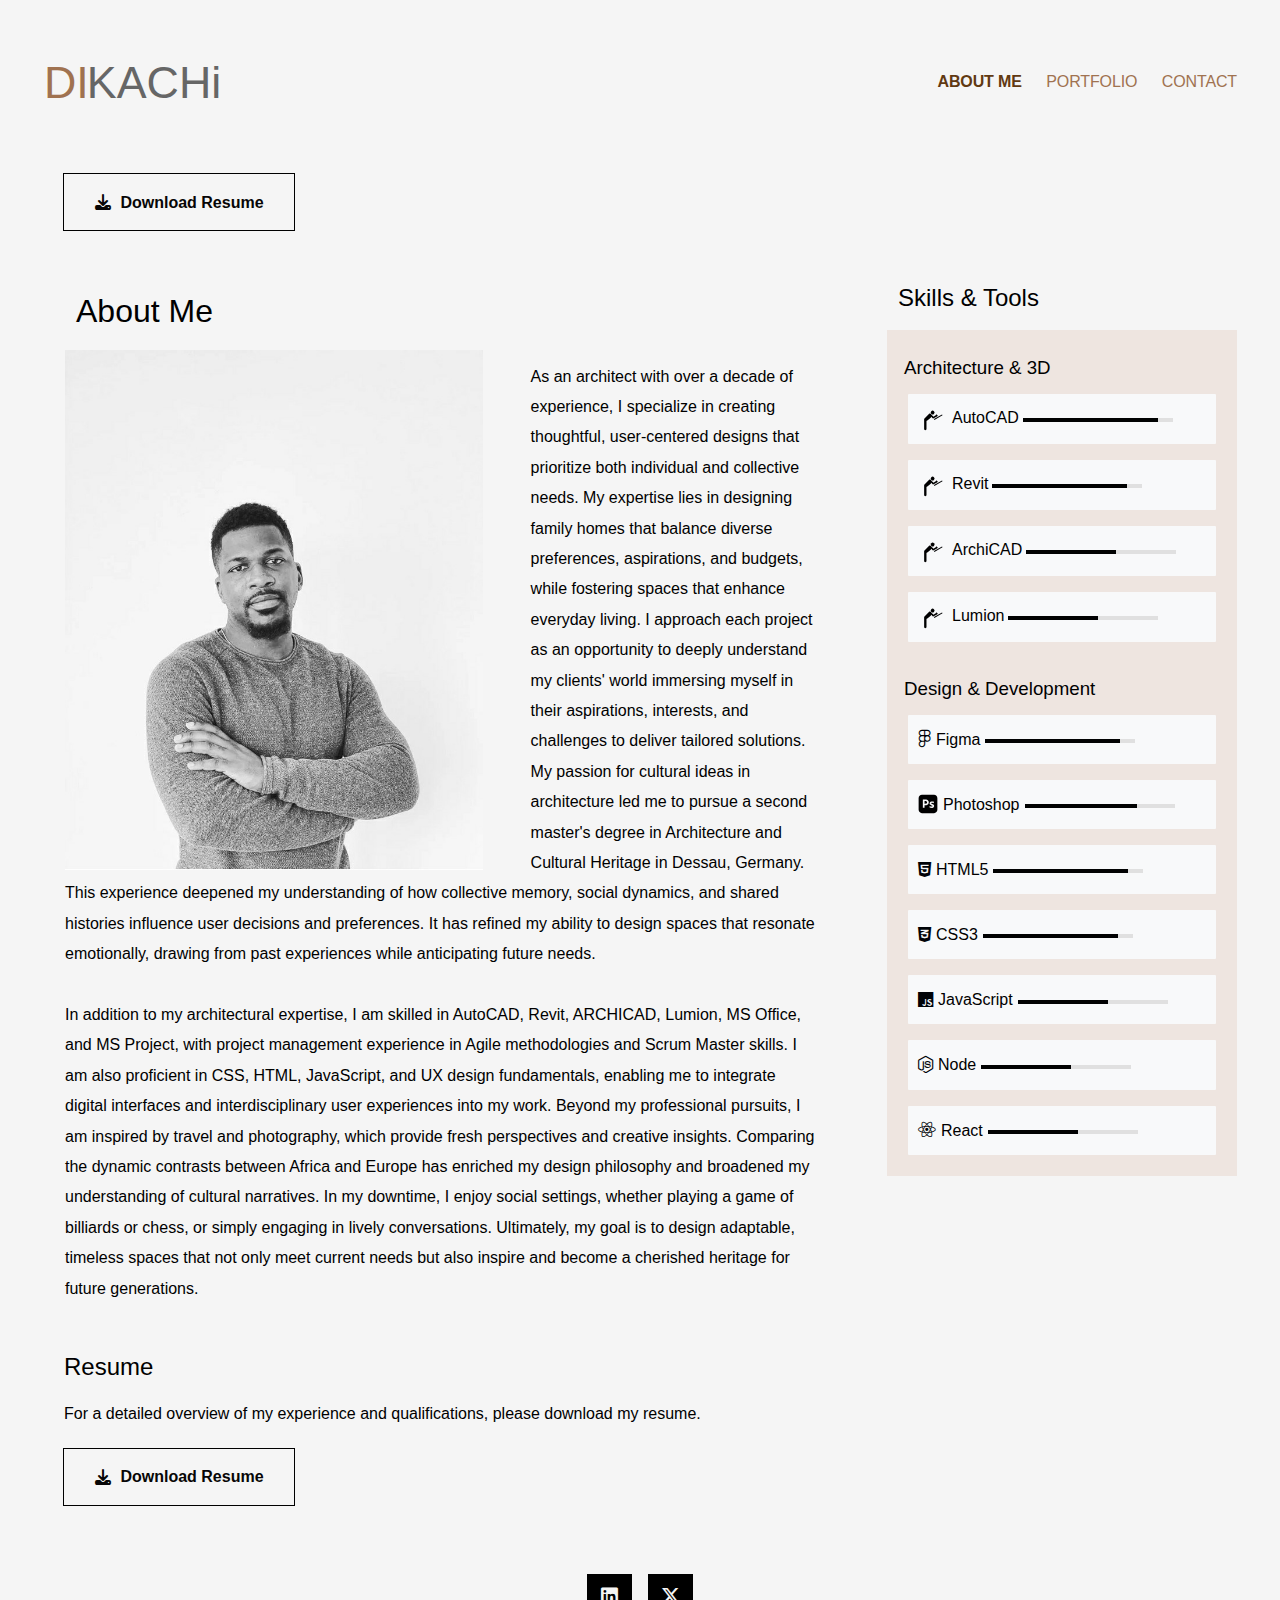
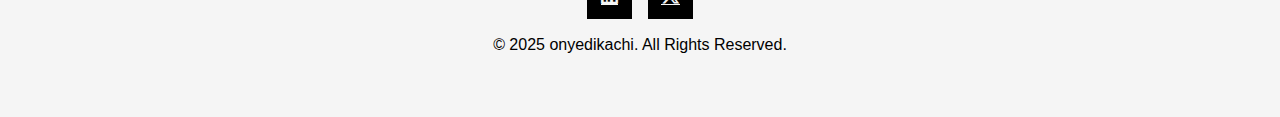
<file: about.html>
<!DOCTYPE html>
<html lang="en">
<head>
    <meta charset="UTF-8">
    <meta name="viewport" content="width=device-width, initial-scale=1.0">
    <title>About Me - My Professional Portfolio</title>
    <link rel="stylesheet" href="styles.css">
    <link rel="stylesheet" href="https://cdnjs.cloudflare.com/ajax/libs/font-awesome/6.0.0-beta3/css/all.min.css">
    <link rel="stylesheet" href="https://cdnjs.cloudflare.com/ajax/libs/font-awesome/6.4.2/css/all.min.css">
</head>
<body>
    <header>
        <nav class="navbar">
            <div class="Portname-logo">
                <a href="./index.html"><span class="Portname-lit">DI</span>KACHi</a>
            </div>
            <label for="toggle">&#9776;</label>
            <input type="checkbox" id="toggle"/>
           <div class="nav-links">
                <a class="Port-active">About Me</a>
                <a href="./portfolio.html">Portfolio</a>
                <a href="index.html#contact">Contact</a>
            </div>
        </nav>
    </header>

    <section class="about-hero">
        <div class="about-container">
            <div class="resume-section">
                <a href="https://drive.google.com/file/d/1-_MZHgYuDYn8yMBuPqAdjq06xYMMvvPL/view?usp=drive_link" class="btn download-btn">
                    <i class="fas fa-download"></i>Download Resume
                </a>
            </div>
            <div class="about-content">
                <div class="background-section">
                    
                    <div class="background-content">
                        <div class="background">
                            <div class="profile-image">
                             <h1>About Me</h1>
                             <img src="./images/profile pic JPG.jpg" alt="Professional Profile Picture">
                            </div>
                            <p> As an architect with over a decade of experience, I specialize 
                                in creating thoughtful, user-centered designs that prioritize 
                                both individual and collective needs. My expertise lies in 
                                designing family homes that balance diverse preferences, 
                                aspirations, and budgets, while fostering spaces that enhance 
                                everyday living. I approach each project as an opportunity to 
                                deeply understand my clients' world immersing myself in their 
                                aspirations, interests, and challenges to deliver tailored 
                                solutions.
                                
                                My passion for cultural ideas in architecture led me to pursue 
                                a second master's degree in Architecture and Cultural Heritage 
                                in Dessau, Germany. This experience deepened my 
                                understanding of how collective memory, social dynamics, and  
                                shared histories influence user decisions and preferences. It 
                                has refined my ability to design spaces that resonate 
                                emotionally, drawing from past experiences while anticipating 
                                future needs.<br><br> 
                                In addition to my architectural expertise, I am skilled in 
                                AutoCAD, Revit, ARCHICAD, Lumion, MS Office, and 
                                MS Project, with project management experience in Agile 
                                methodologies and Scrum Master skills. I am also proficient 
                                in CSS, HTML, JavaScript, and UX design fundamentals, 
                                enabling me to integrate digital interfaces and 
                                interdisciplinary user experiences into my work.
                                
                                Beyond my professional pursuits, I am inspired by travel and 
                                photography, which provide fresh perspectives and creative 
                                insights. Comparing the dynamic contrasts between Africa 
                                and Europe has enriched my design philosophy and 
                                broadened my understanding of cultural narratives. In my 
                                downtime, I enjoy social settings, whether playing a game of 
                                billiards or chess, or simply engaging in lively conversations.
                                
                                Ultimately, my goal is to design adaptable, timeless spaces 
                                that not only meet current needs but also inspire and 
                                become a cherished heritage for future generations.</p>

                        </div>

                    </div>

                    <div class="skills-section">
                     <h2>Skills & Tools</h2>
                     
                        <div class="skills">
                          <div class="skill-category1">
                            <div class="skillcategory-heading">
                              <h3>Architecture & 3D</h3> 
                            </div>
                            <div class="skill-grid">
                                <div class="skill-item">
                                    <img src="./images/drafting-map-blueprint-sketch-svgrepo-com.svg" width="30" alt="">  
                                    <div class="skill-icon">AutoCAD</div>
                                    <div class="skill-level expert"></div>
                                </div>
                                <div class="skill-item">
                                    <img src="./images/drafting-map-blueprint-sketch-svgrepo-com.svg" width="30" alt="">                                     
                                    <div class="skill-icon">Revit</div>
                                    <div class="skill-level expert"></div>
                                </div>
                                <div class="skill-item">
                                    <img src="./images/drafting-map-blueprint-sketch-svgrepo-com.svg" width="30" alt=""> 
                                    <span class="skill-icon">ArchiCAD</span>
                                    <div class="skill-level intermediate"></div>
                                </div>
                                <div class="skill-item">
                                    <img src="./images/drafting-map-blueprint-sketch-svgrepo-com.svg" width="30" alt=""> 
                                    <span class="skill-icon">Lumion</span>
                                    <div class="skill-level intermediate"></div>
                                </div>
                            </div>
                          </div>

                          <div class="skill-category2">
                            <h3>Design & Development</h3>
                            <div class="skill-grid">
                                <div class="skill-item">
                                    <i class="fab fa-figma"></i>
                                    <span>Figma</span>
                                    <div class="skill-level expert"></div>
                                </div>
                                <div class="skill-item">
                                    <img src="./images/adobephotoshop-svgrepo-com.svg" width="20">
                                    <span>Photoshop</span>
                                    <div class="skill-level advanced"></div>
                                </div>
                                <div class="skill-item">
                                    <i class="fab fa-html5"></i>
                                    <span>HTML5</span>
                                    <div class="skill-level expert"></div>
                                </div>
                                <div class="skill-item">
                                    <i class="fab fa-css3-alt"></i>
                                    <span>CSS3</span>
                                    <div class="skill-level expert"></div>
                                </div>
                                <div class="skill-item">
                                    <i class="fab fa-js"></i>
                                    <span>JavaScript</span>
                                    <div class="skill-level intermediate"></div>
                                </div>
                                <div class="skill-item">
                                    <i class="fab fa-node-js"></i>
                                    <span>Node</span>
                                    <div class="skill-level intermediate"></div>
                                </div>
                                <div class="skill-item">
                                    <i class="fab fa-react"></i>
                                    <span>React</span>
                                    <div class="skill-level intermediate"></div>
                                </div>
                            </div>
                          </div>
                        </div>    
                    </div>


                </div>
            </div>
           
            <div class="resume-section">
                    <h2>Resume</h2>
                    <p>For a detailed overview of my experience and qualifications, please download my resume.</p>
                    <a href="https://drive.google.com/file/d/1-_MZHgYuDYn8yMBuPqAdjq06xYMMvvPL/view?usp=drive_link" class="btn download-btn">
                        <i class="fas fa-download"></i>Download Resume
                    </a>
            </div>
            
        </div>
    </section>

    <footer>
        <div class="social-links">
            <a href="https://www.linkedin.com/in/okonkwo-onyedikachukwu-n" class="social-icon"><i class="fab fa-linkedin"></i></a>
            <!-- <a href="#" class="social-icon"><i class="fab fa-github"></i></a> -->
            <a href=" https://x.com/Okonkwoon1?s=08 " class="social-icon"><i class="fab fa-x-twitter"></i></a>
            <!-- <a href="#" class="social-icon"><i class="fab fa-instagram"></i></a> -->
        </div>
        <p>&copy; 2025 onyedikachi. All Rights Reserved.</p>
    </footer>

    <script src="script.js"></script>
</body>
</html>
</file>
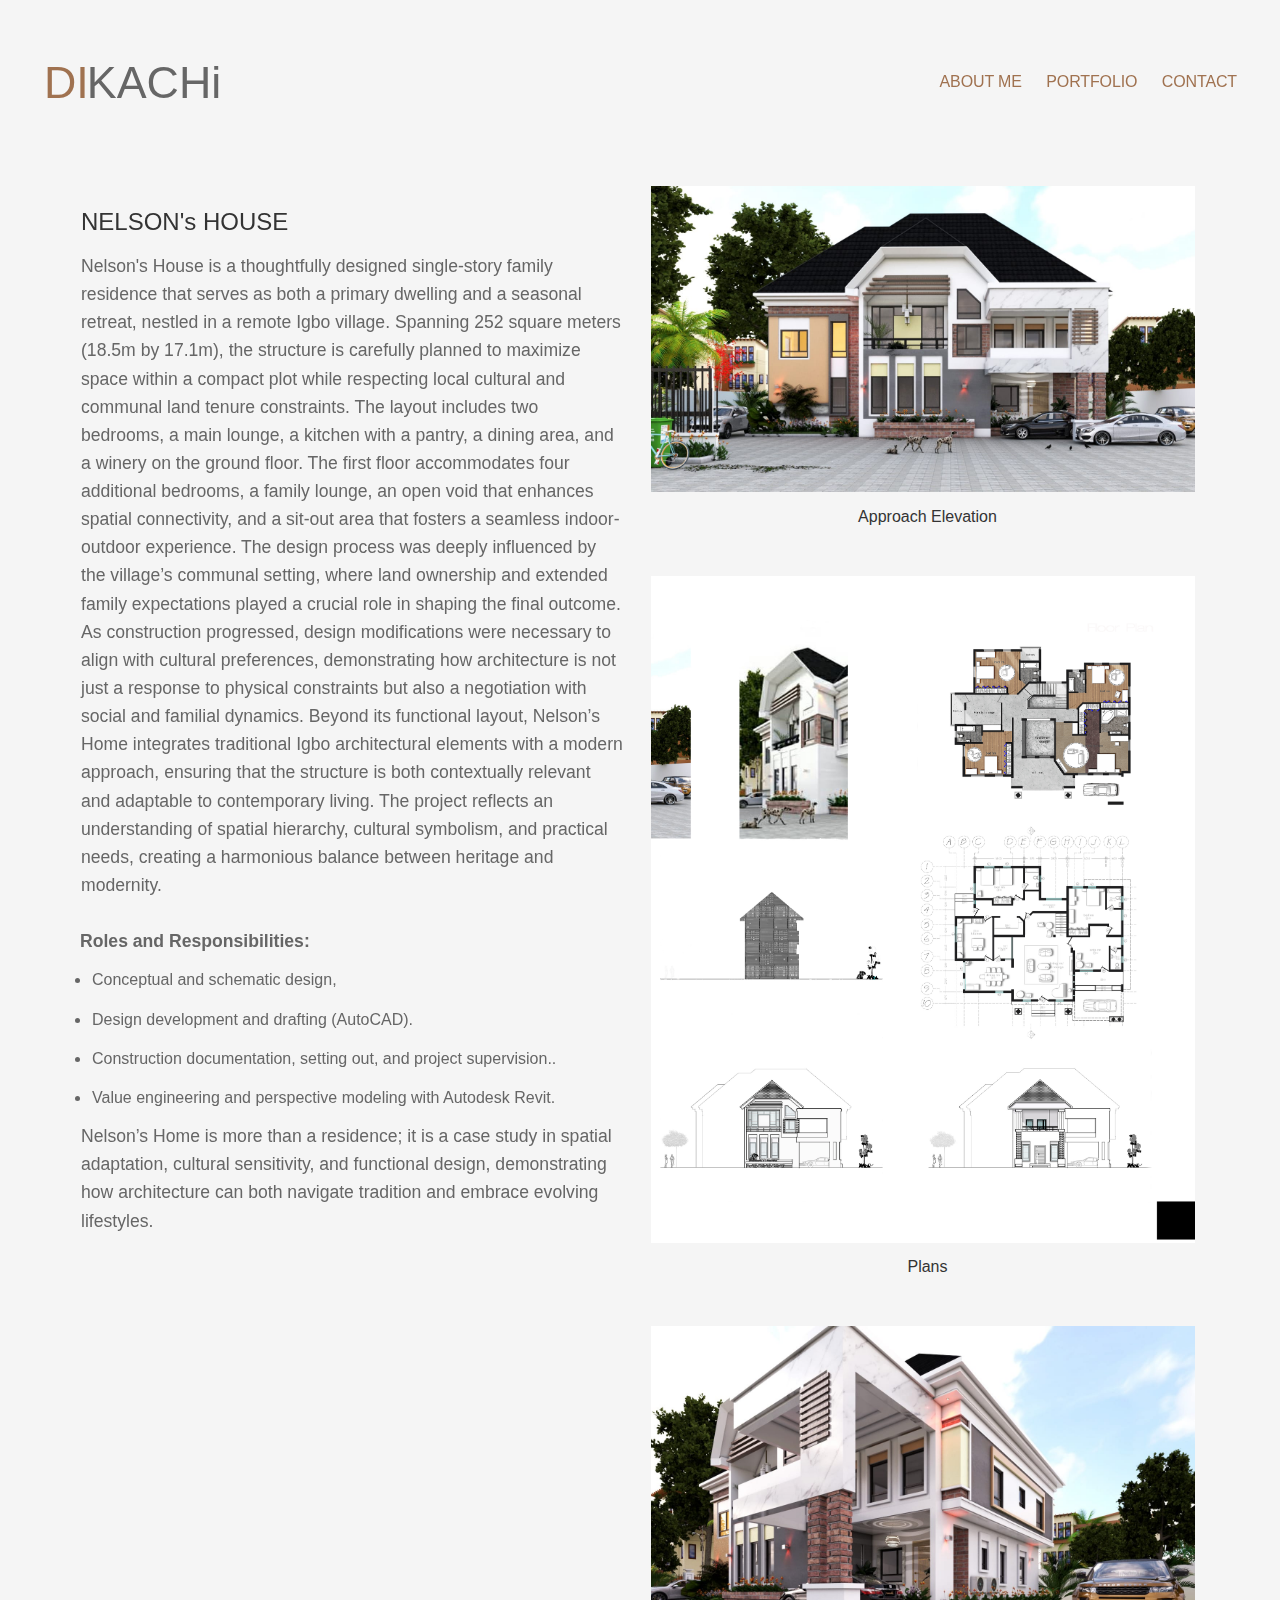
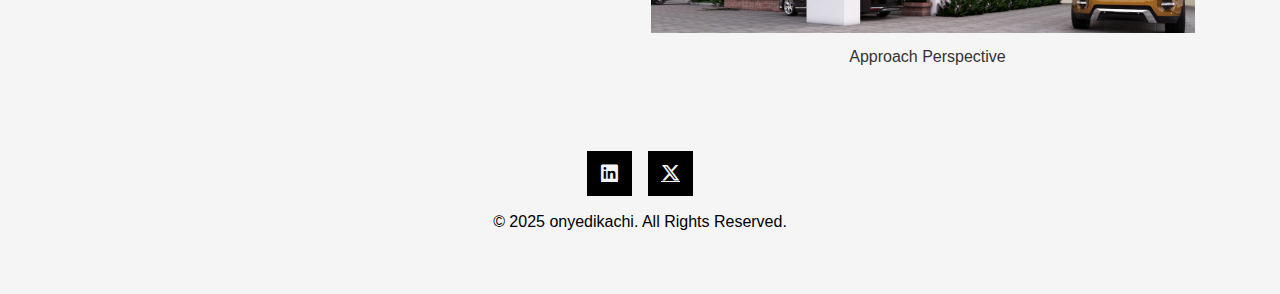
<file: architectural-projects nelson .html>
<!DOCTYPE html>
<html lang="en">
<head>
    <meta charset="UTF-8">
    <meta name="viewport" content="width=device-width, initial-scale=1.0">
    <title>Architectural Projects - My Portfolio</title>
    <link rel="stylesheet" href="styles.css">
    <link rel="stylesheet" href="https://cdnjs.cloudflare.com/ajax/libs/font-awesome/6.0.0-beta3/css/all.min.css">
    <link rel="stylesheet" href="https://cdnjs.cloudflare.com/ajax/libs/font-awesome/6.4.2/css/all.min.css">
</head>
<body>
    <header>
        <nav class="navbar">
            <div class="Portname-logo">
                <a href="./index.html"><span class="Portname-lit">DI</span>KACHi</a>
            </div>
            <label for="toggle">&#9776;</label>
            <input type="checkbox" id="toggle"/>
            <div class="nav-links">
                <a href="about.html">About Me</a>
                <a href="./portfolio.html">Portfolio</a>
                <a href="index.html#contact">Contact</a>
            </div>
            
        </nav>
    </header>


    <section class="porject-grid">
        <div class="porject-container">
            <div class="porject-discription">
                    <h1>NELSON's HOUSE</h1>
                    <p>
                      Nelson's House is a thoughtfully designed single-story family residence that serves as both a primary dwelling and a 
                        seasonal retreat, nestled in a remote Igbo village. Spanning 252 square meters (18.5m by 17.1m), the structure is 
                        carefully planned to maximize space within a compact plot while respecting local cultural and communal land tenure 
                        constraints. The layout includes two bedrooms, a main lounge, a kitchen with a pantry, a dining area, and a winery 
                        on the ground floor. The first floor accommodates four additional bedrooms, a family lounge, an open void that 
                        enhances spatial connectivity, and a sit-out area that fosters a seamless indoor-outdoor experience.
                        The design process was deeply influenced by the village’s communal setting, where land ownership and extended 
                        family expectations played a crucial role in shaping the final outcome. As construction progressed, design 
                        modifications were necessary to align with cultural preferences, demonstrating how architecture is not just a 
                  
                        response to physical constraints but also a negotiation with social and familial dynamics.
                        Beyond its functional layout, Nelson’s Home integrates traditional Igbo architectural elements with a modern 
                        approach, ensuring that the structure is both contextually relevant and adaptable to contemporary living. The 
                        project reflects an understanding of spatial hierarchy, cultural symbolism, and practical needs, creating a 
                        harmonious balance between heritage and modernity.<br><br>
                         <span>Roles and Responsibilities:</span>
                    </p>
                        <ul>
                            <li>Conceptual and schematic design,</li>
                            <li>Design development and drafting (AutoCAD).</li>
                            <li>Construction documentation, setting out, and project supervision..</li>
                            <li>Value engineering and perspective modeling with Autodesk Revit.</li> 
                        </ul>
                        <p>
                          Nelson’s Home is more than a residence; it is a case study in spatial adaptation, cultural sensitivity, and 
                          functional design, demonstrating how architecture can both navigate tradition and embrace evolving lifestyles.    
                        </p>
                        
                   
                       
            </div>

            <div class="porject-visuals">
                <div class="visuals">
                   <img src="./images/Nelson elevation.jpeg" alt="Architectural Project 2">
                   <h3>Approach Elevation</h3>
                </div>
                <div class="visuals">
                    <img src="./images/Nelson page layout.jpg" alt="Architectural Project 2">
                    <h3>Plans </h3>
                 </div>
                
                 <div class="visuals">
                    <img src="./images/Nelson perspective.jpeg" alt="Architectural Project 2">
                    <h3>Approach Perspective</h3>
                 </div>
            </div>
        </div>
    </section>

    <footer>
        <div class="social-links">
            <a href="https://www.linkedin.com/in/okonkwo-onyedikachukwu-n" class="social-icon"><i class="fab fa-linkedin"></i></a>
            <!-- <a href="#" class="social-icon"><i class="fab fa-github"></i></a> -->
            <a href=" https://x.com/Okonkwoon1?s=08 " class="social-icon"><i class="fab fa-x-twitter"></i></a>
            <!-- <a href="#" class="social-icon"><i class="fab fa-instagram"></i></a> -->
        </div>
        <p>&copy; 2025 onyedikachi. All Rights Reserved.</p>
    </footer>

    <script src="script.js"></script>
</body>
</html>
</file>
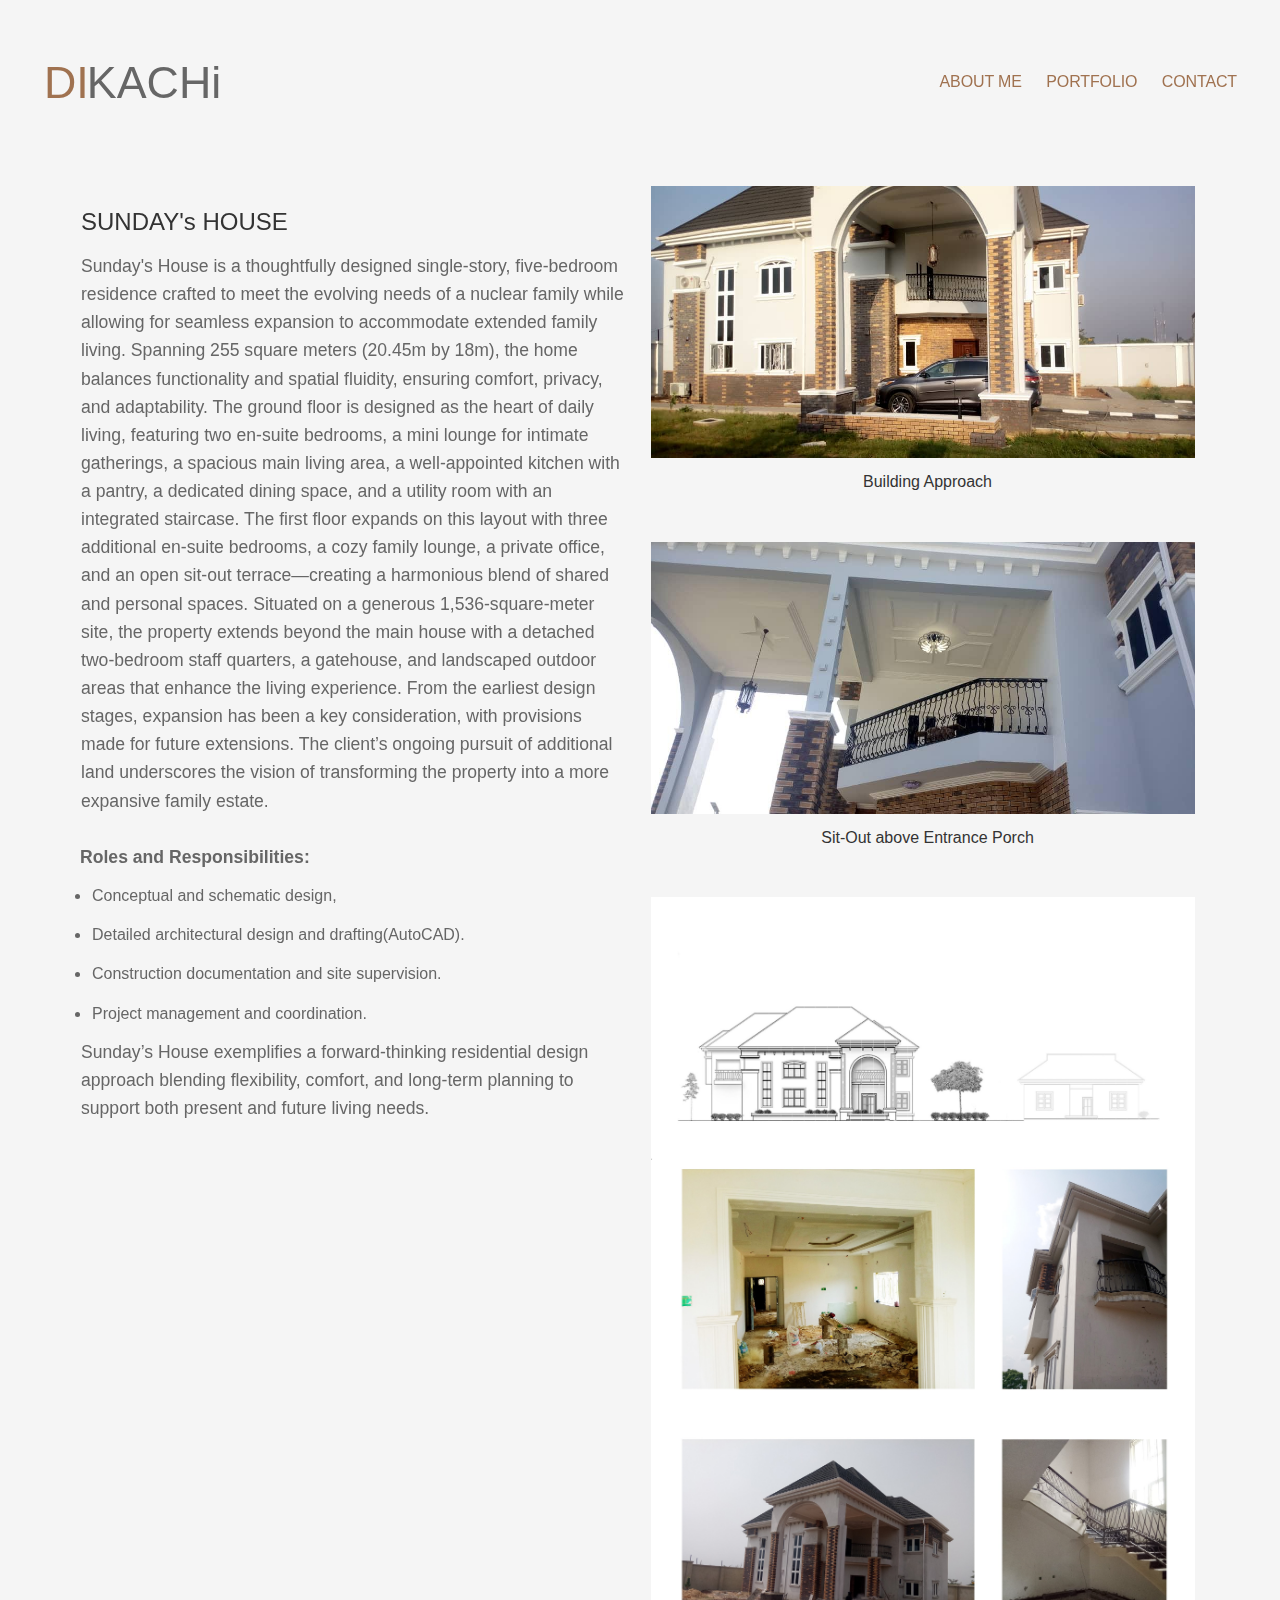
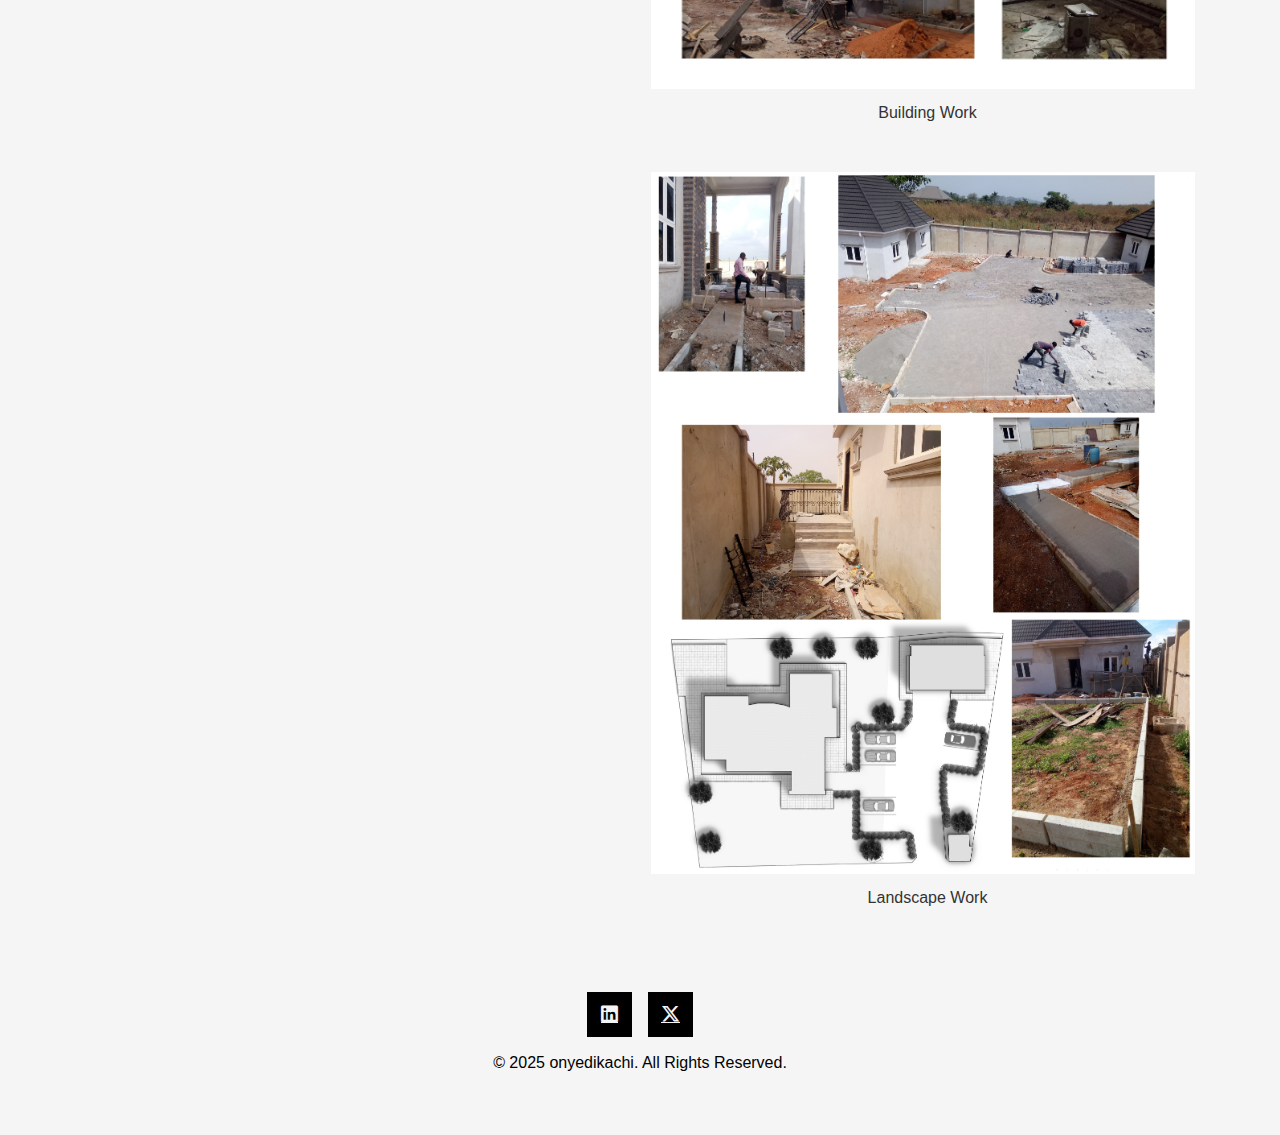
<file: architectural-projects Sunday's House.html>
<!DOCTYPE html>
<html lang="en">
<head>
    <meta charset="UTF-8">
    <meta name="viewport" content="width=device-width, initial-scale=1.0">
    <title>Architectural Projects - My Portfolio</title>
    <link rel="stylesheet" href="styles.css">
    <link rel="stylesheet" href="https://cdnjs.cloudflare.com/ajax/libs/font-awesome/6.0.0-beta3/css/all.min.css">
    <link rel="stylesheet" href="https://cdnjs.cloudflare.com/ajax/libs/font-awesome/6.4.2/css/all.min.css">
</head>
<body>
    <header>
        <nav class="navbar">
            <div class="Portname-logo">
                <a href="./index.html"><span class="Portname-lit">DI</span>KACHi</a>
            </div>
            <label for="toggle">&#9776;</label>
            <input type="checkbox" id="toggle"/>
            <div class="nav-links">
                <a href="about.html">About Me</a>
                <a href="./portfolio.html">Portfolio</a>
                <a href="index.html#contact">Contact</a>
            </div>
            
        </nav>
    </header>


    <section class="porject-grid">
        <div class="porject-container">
            <div class="porject-discription">
                    <h1>SUNDAY's HOUSE</h1>
                    <p>Sunday's House is a thoughtfully designed single-story, five-bedroom residence crafted to meet the evolving needs 
                        of a nuclear family while allowing for seamless expansion to accommodate extended family living. Spanning 255 
                        square meters (20.45m by 18m), the home balances functionality and spatial fluidity, ensuring comfort, privacy, 
                        and adaptability.

                        The ground floor is designed as the heart of daily living, featuring two en-suite bedrooms, a mini lounge for 
                        intimate gatherings, a spacious main living area, a well-appointed kitchen with a pantry, a dedicated dining space, 
                        and a utility room with an integrated staircase. The first floor expands on this layout with three additional 
                        en-suite bedrooms, a cozy family lounge, a private office, and an open sit-out terrace—creating a harmonious blend 
                        of shared and personal spaces.
                        
                        Situated on a generous 1,536-square-meter site, the property extends beyond the main house with a detached two-bedroom 
                        staff quarters, a gatehouse, and landscaped outdoor areas that enhance the living experience. From the earliest design 
                        stages, expansion has been a key consideration, with provisions made for future extensions. The client’s ongoing pursuit 
                        of additional land underscores the vision of transforming the property into a more expansive family estate.<br><br>
                        <span>Roles and Responsibilities:</span>
                    </p>
                        <ul>
                            <li>Conceptual and schematic design,</li>
                            <li>Detailed architectural design and drafting(AutoCAD).</li>
                            <li>Construction documentation and site supervision.</li>
                            <li>Project management and coordination.</li> 
                        </ul>
                        <p>
                           Sunday’s House exemplifies a forward-thinking residential design approach blending flexibility, comfort, and 
                           long-term planning to support both present and future living needs.   
                        </p>   
            
            </div>

            <div class="porject-visuals">
                <div class="visuals">
                   <img src="./images/HOME.jpeg" alt="Architectural Project 2">
                   <h3>Building Approach</h3>
                </div>
                <div class="visuals">
                    <img src="./images/HOME00.jpeg" alt="Architectural Project 2">
                    <h3>Sit-Out above Entrance Porch</h3>
                 </div>
                 <div class="visuals">
                    <img src="./images/Sunday's House page0.jpg" alt="Architectural Project 2">
                    <h3>Building Work</h3>
                 </div>
                 <!-- <div class="visuals">
                    <img src="./images/Ambrose site.jpg" alt="Architectural Project 2">
                    <h3>Site Plan</h3>
                 </div> -->
                 <div class="visuals">
                    <img src="./images/HOME Site.jpg" alt="Architectural Project 2">
                    <h3>Landscape Work</h3>
                 </div>
            </div>
        </div>
    </section>

    <footer>
        <div class="social-links">
            <a href="https://www.linkedin.com/in/okonkwo-onyedikachukwu-n" class="social-icon"><i class="fab fa-linkedin"></i></a>
            <!-- <a href="#" class="social-icon"><i class="fab fa-github"></i></a> -->
            <a href=" https://x.com/Okonkwoon1?s=08 " class="social-icon"><i class="fab fa-x-twitter"></i></a>
            <!-- <a href="#" class="social-icon"><i class="fab fa-instagram"></i></a> -->
        </div>
        <p>&copy; 2025 onyedikachi. All Rights Reserved.</p>
    </footer>

    <script src="script.js"></script>
</body>
</html>
</file>
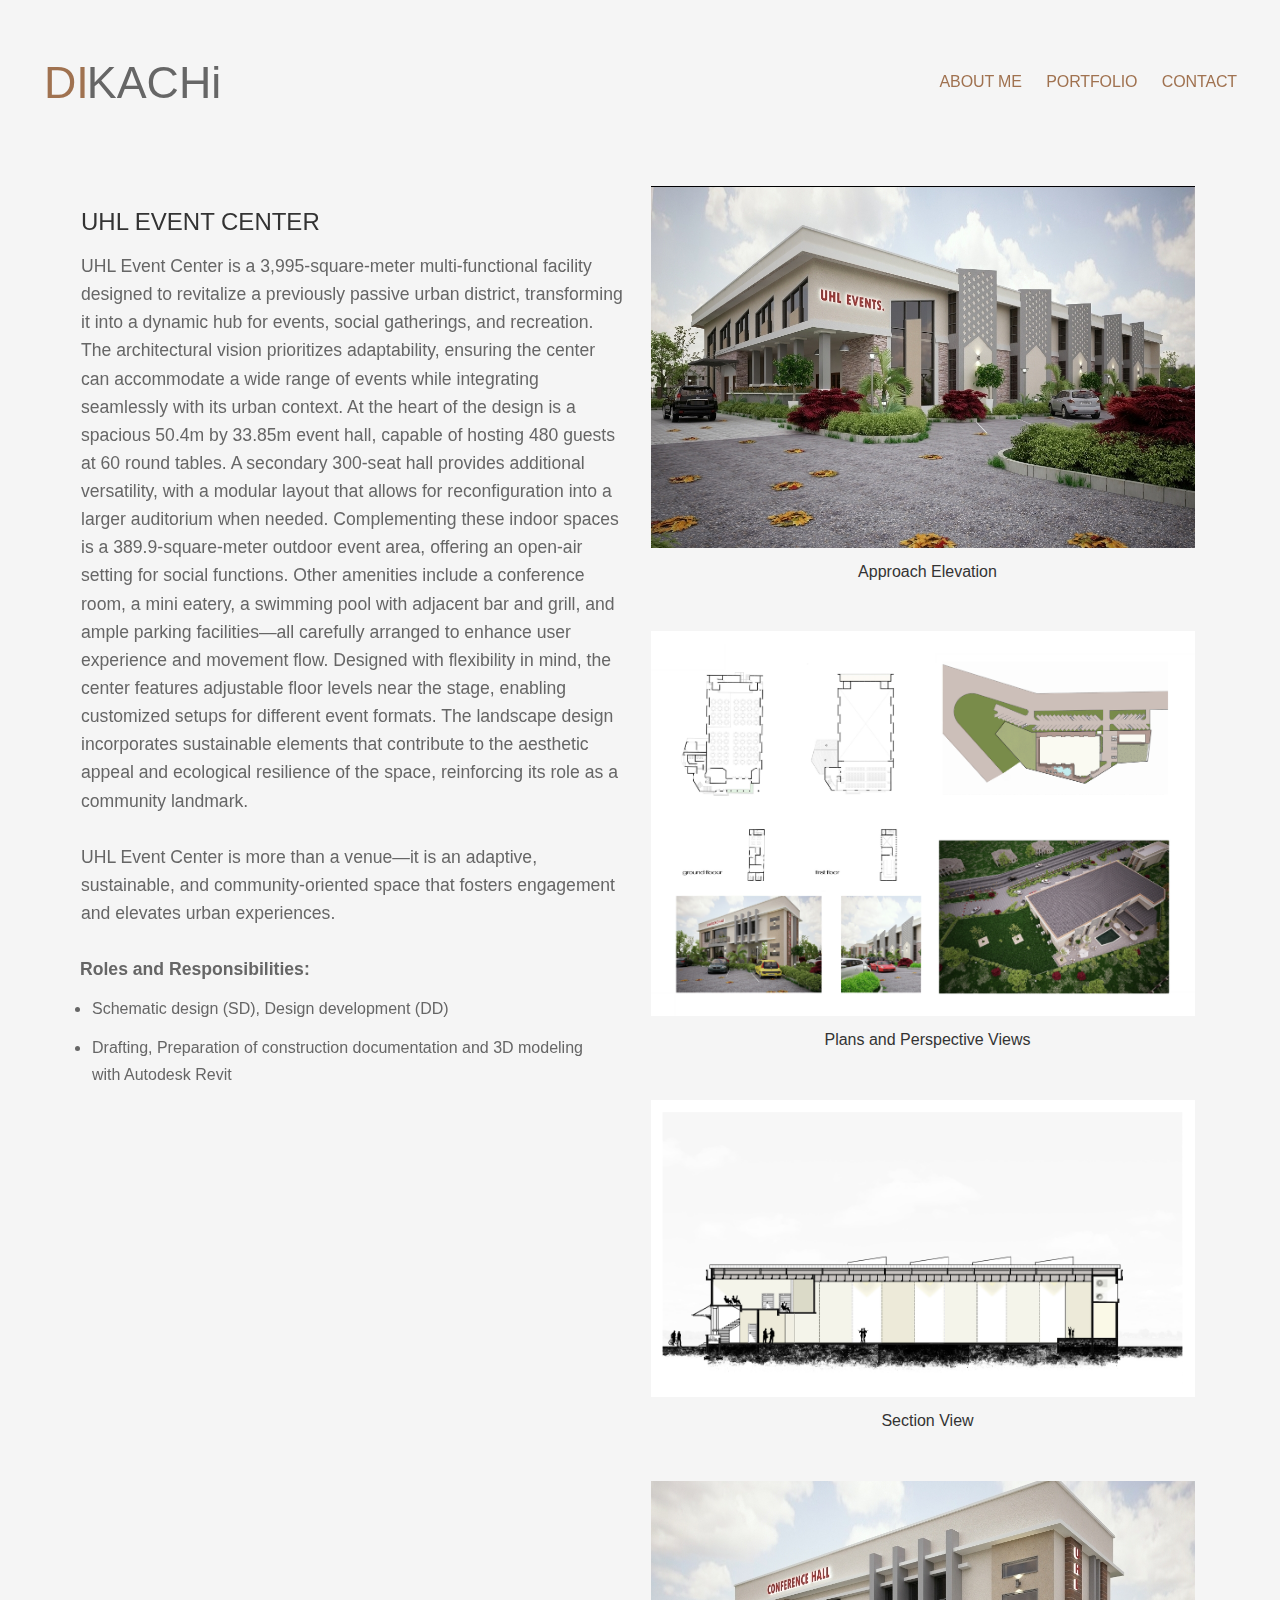
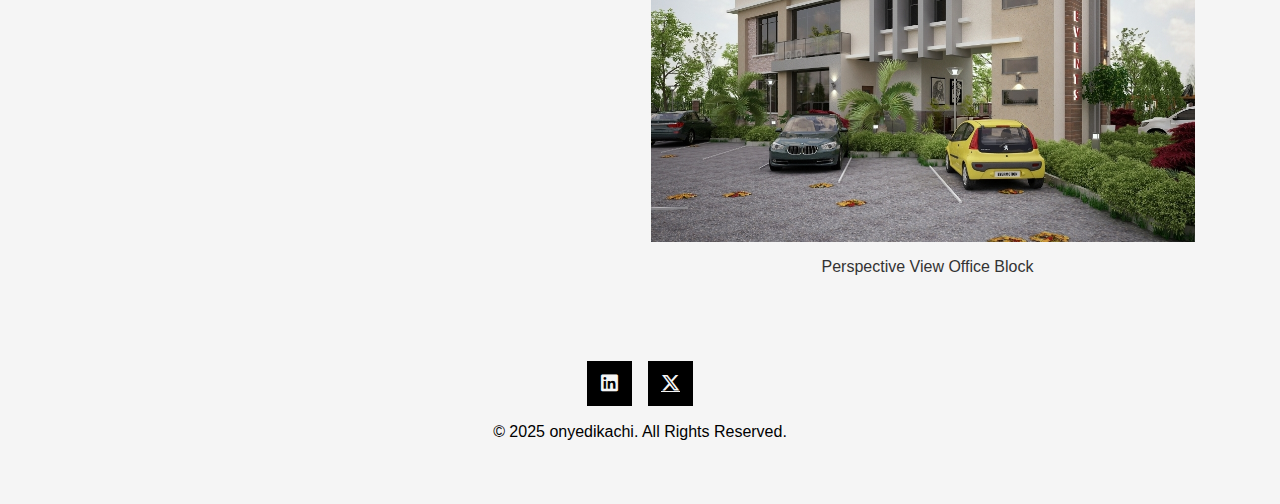
<file: architectural-projects UHL .html>
<!DOCTYPE html>
<html lang="en">
<head>
    <meta charset="UTF-8">
    <meta name="viewport" content="width=device-width, initial-scale=1.0">
    <title>Architectural Projects - My Portfolio</title>
    <link rel="stylesheet" href="styles.css">
    <link rel="stylesheet" href="https://cdnjs.cloudflare.com/ajax/libs/font-awesome/6.0.0-beta3/css/all.min.css">
    <link rel="stylesheet" href="https://cdnjs.cloudflare.com/ajax/libs/font-awesome/6.4.2/css/all.min.css">
</head>
<body>
    <header>
        <nav class="navbar">
            <div class="Portname-logo">
                <a href="./index.html"><span class="Portname-lit">DI</span>KACHi</a>
            </div>
            <label for="toggle">&#9776;</label>
            <input type="checkbox" id="toggle"/>
            <div class="nav-links">
                <a href="about.html">About Me</a>
                <a href="./portfolio.html">Portfolio</a>
                <a href="index.html#contact">Contact</a>
            </div>
            
        </nav>
    </header>


    <section class="porject-grid">
        <div class="porject-container">
            <div class="porject-discription">
                    <h1>UHL EVENT CENTER</h1>
                    <p>UHL Event Center is a 3,995-square-meter multi-functional facility designed to revitalize a previously passive urban 
                        district, transforming it into a dynamic hub for events, social gatherings, and recreation. The architectural vision 
                        prioritizes adaptability, ensuring the center can accommodate a wide range of events while integrating seamlessly 
                        with its urban context.

                        At the heart of the design is a spacious 50.4m by 33.85m event hall, capable of hosting 480 guests at 60 round tables. 
                        A secondary 300-seat hall provides additional versatility, with a modular layout that allows for reconfiguration into 
                        a larger auditorium when needed. Complementing these indoor spaces is a 389.9-square-meter outdoor event area, offering 
                        an open-air setting for social functions. Other amenities include a conference room, a mini eatery, a swimming pool with 
                        adjacent bar and grill, and ample parking facilities—all carefully arranged to enhance user experience and movement flow.
                        
                        Designed with flexibility in mind, the center features adjustable floor levels near the stage, enabling customized setups 
                        for different event formats. The landscape design incorporates sustainable elements that contribute to the aesthetic 
                        appeal and ecological resilience of the space, reinforcing its role as a community landmark.<br><br>
                        UHL Event Center is more than a venue—it is an adaptive, sustainable, and community-oriented space that fosters 
                        engagement and elevates urban experiences.<br><br>
                        <span>Roles and Responsibilities:</span>
                        <ul>
                            <li>Schematic design (SD), Design development (DD)</li>
                            <li>Drafting, Preparation of construction documentation and 3D modeling with Autodesk Revit</li>
                        </ul>
                        
                    </p>
                        
                       
            </div>

            <div class="porject-visuals">
                <div class="visuals">
                   <img src="./images/EVENT center.jpeg" alt="Architectural Project 2">
                   <h3>Approach Elevation</h3>
                </div>
                <div class="visuals">
                    <img src="./images/EVENT center page two.jpg" alt="Architectural Project 2">
                    <h3>Plans and Perspective Views</h3>
                 </div>
                 <div class="visuals">
                    <img src="./images/EVENT center section.jpg" alt="Architectural Project 2">
                    <h3>Section View</h3>
                 </div>
                 <!-- <div class="visuals">
                    <img src="./images/Ambrose site.jpg" alt="Architectural Project 2">
                    <h3>Site Plan</h3>
                 </div> -->
                 <div class="visuals">
                    <img src="./images/EVENT center00.jpeg" alt="Architectural Project 2">
                    <h3>Perspective View Office Block</h3>
                 </div>
            </div>
        </div>
    </section>

    <footer>
        <div class="social-links">
            <a href="https://www.linkedin.com/in/okonkwo-onyedikachukwu-n" class="social-icon"><i class="fab fa-linkedin"></i></a>
            <!-- <a href="#" class="social-icon"><i class="fab fa-github"></i></a> -->
            <a href=" https://x.com/Okonkwoon1?s=08 " class="social-icon"><i class="fab fa-x-twitter"></i></a>
            <!-- <a href="#" class="social-icon"><i class="fab fa-instagram"></i></a> -->
        </div>
        <p>&copy; 2025 onyedikachi. All Rights Reserved.</p>
    </footer>

    <script src="script.js"></script>
</body>
</html>
</file>
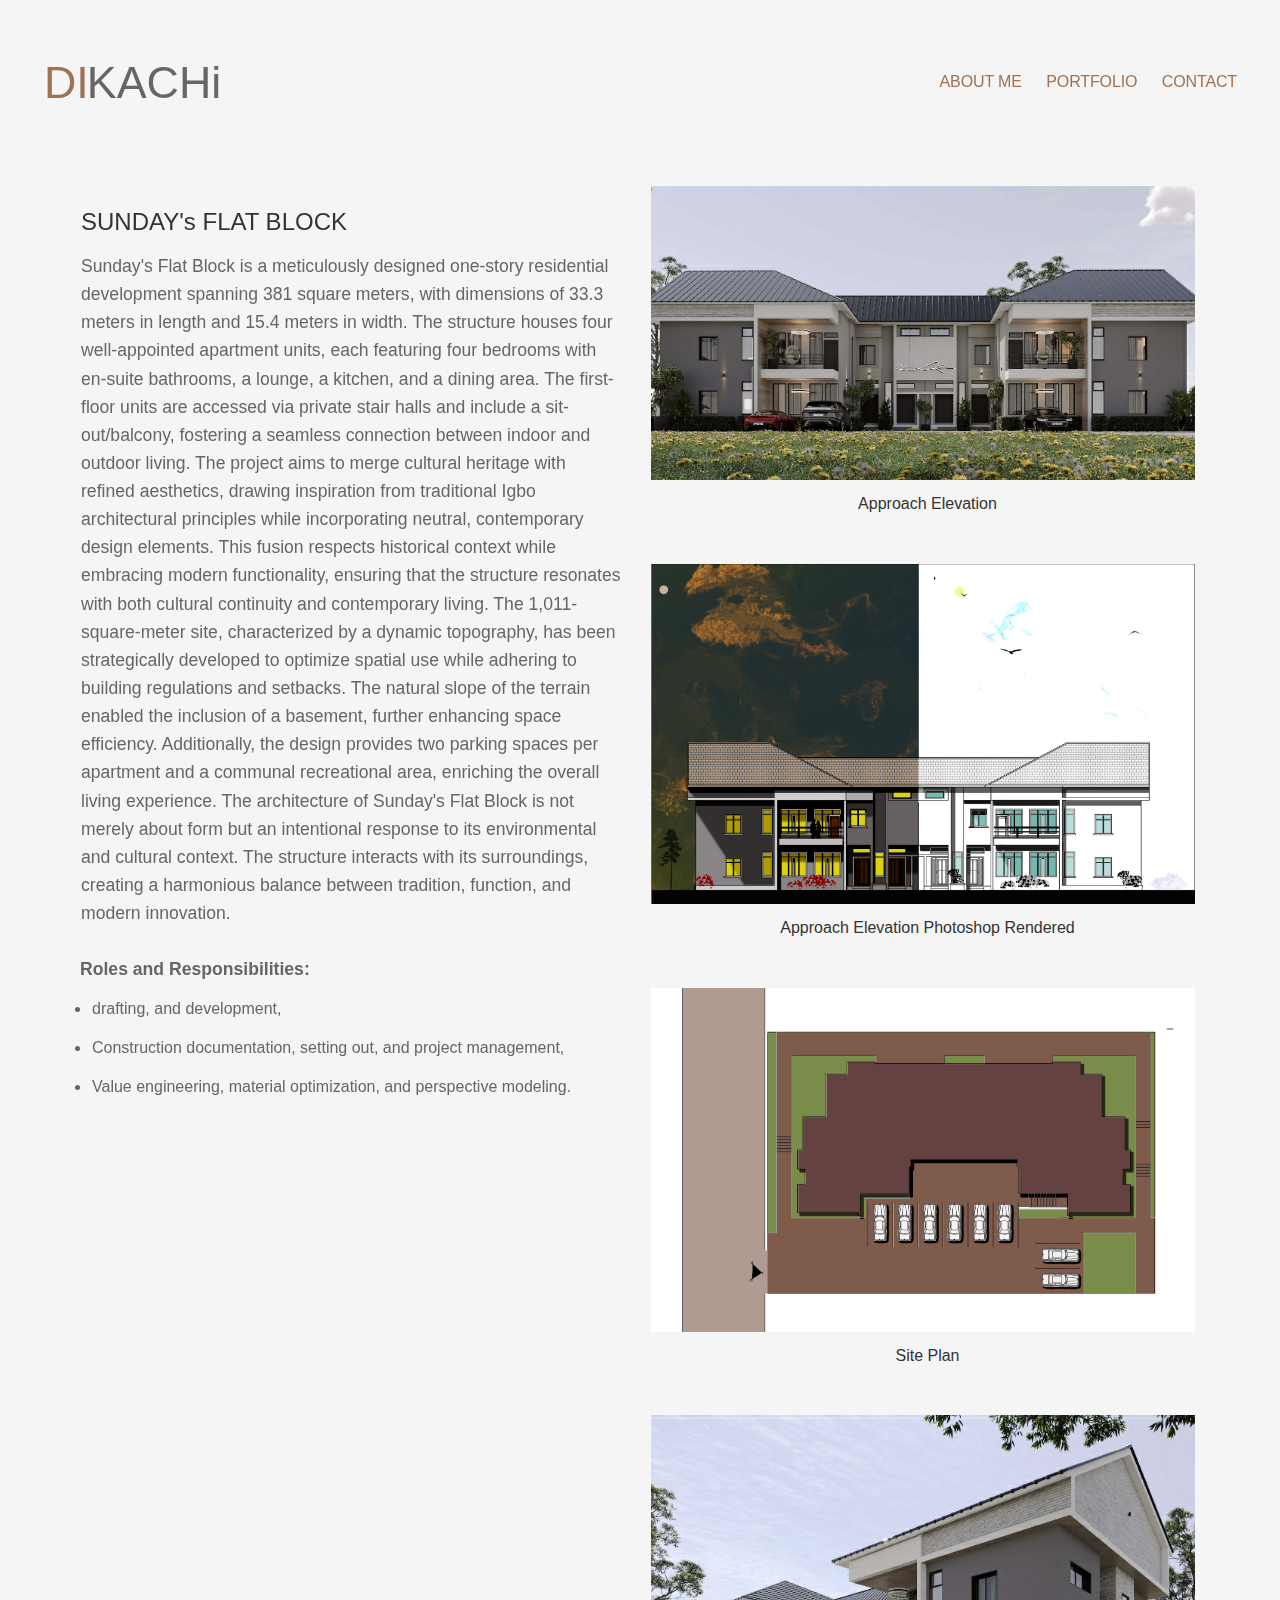
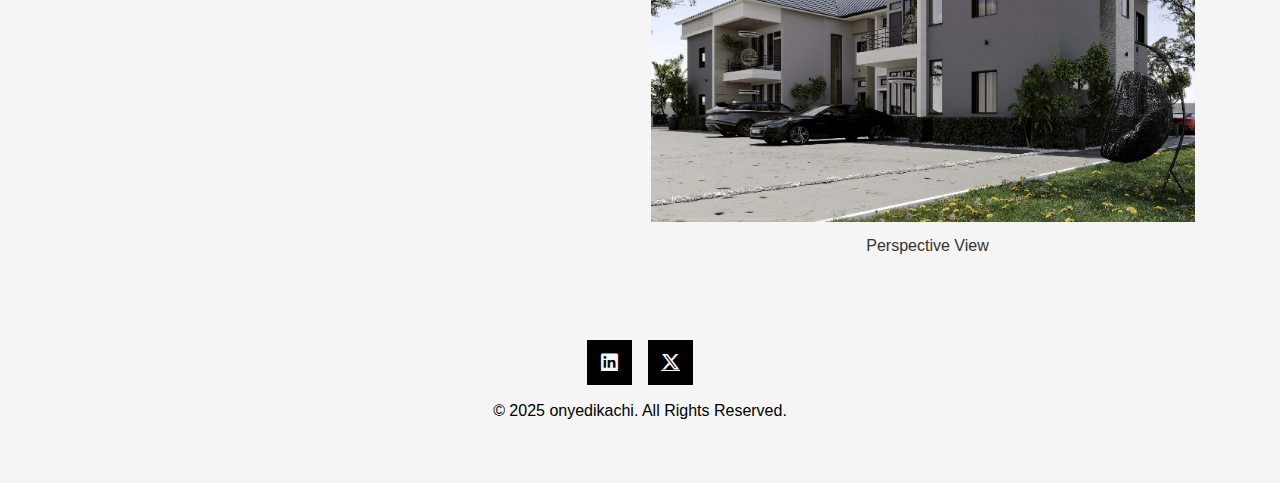
<file: architectural-projects1.html>
<!DOCTYPE html>
<html lang="en">
<head>
    <meta charset="UTF-8">
    <meta name="viewport" content="width=device-width, initial-scale=1.0">
    <title>Architectural Projects - My Portfolio</title>
    <link rel="stylesheet" href="styles.css">
    <link rel="stylesheet" href="https://cdnjs.cloudflare.com/ajax/libs/font-awesome/6.0.0-beta3/css/all.min.css">
    <link rel="stylesheet" href="https://cdnjs.cloudflare.com/ajax/libs/font-awesome/6.4.2/css/all.min.css">
</head>
<body>
    <header>
        <nav class="navbar">
            <div class="Portname-logo">
                <a href="./index.html"><span class="Portname-lit">DI</span>KACHi</a>
            </div>
            <label for="toggle">&#9776;</label>
            <input type="checkbox" id="toggle"/>
            <div class="nav-links">
                <a href="about.html">About Me</a>
                <a href="./portfolio.html">Portfolio</a>
                <a href="index.html#contact">Contact</a>
            </div>
        </nav>
    </header>


    <section class="porject-grid">
        <div class="porject-container">
            <div class="porject-discription">
                    <h1>SUNDAY's FLAT BLOCK</h1>
                    <p>Sunday's Flat Block is a meticulously designed one-story residential development spanning 381 square meters, 
                        with dimensions of 33.3 meters in length and 15.4 meters in width. The structure houses four well-appointed 
                        apartment units, each featuring four bedrooms with en-suite bathrooms, a lounge, a kitchen, and a dining area. 
                        The first-floor units are accessed via private stair halls and include a sit-out/balcony, fostering a seamless 
                        connection between indoor and outdoor living.
                        The project aims to merge cultural heritage with refined aesthetics, drawing inspiration from traditional Igbo 
                        architectural principles while incorporating neutral, contemporary design elements. This fusion respects 
                        historical context while embracing modern functionality, ensuring that the structure resonates with both 
                        cultural continuity and contemporary living. The 1,011-square-meter site, characterized by a dynamic topography, 
                        has been strategically developed to optimize spatial use while adhering to building regulations and setbacks. The 
                        natural slope of the terrain enabled the inclusion of a basement, further enhancing space efficiency. Additionally, 
                        the design provides two parking spaces per apartment and a communal recreational area, enriching the overall living 
                        experience.
                        The architecture of Sunday's Flat Block is not merely about form but an intentional response to its environmental and 
                        cultural context. The structure interacts with its surroundings, creating a harmonious balance between tradition, 
                        function, and modern innovation.
                         <br><br>
                        <span>Roles and Responsibilities:</span>                    
                        <ul>
                            <li>drafting, and development,</li>
                            <li>Construction documentation, setting out, and project management,</li>
                            <li>Value engineering, material optimization, and perspective modeling.</li> 
                        </ul> 
                    </p>
            </div>

            <div class="porject-visuals">
                <div class="visuals">
                   <img src="./images/Ambrose main.jpg" alt="Architectural Project 2">
                   <h3>Approach Elevation</h3>
                </div>
                <div class="visuals">
                    <img src="./images/Ambrose elevation.jpg" alt="Architectural Project 2">
                    <h3>Approach Elevation Photoshop Rendered</h3>
                 </div>
                 <!-- <div class="visuals">
                    <img src="./images/Ambrose plan.jpg" alt="Architectural Project 2">
                    <h3>Ground Floor Plan</h3>
                 </div> -->
                 <div class="visuals">
                    <img src="./images/Ambrose site.jpg" alt="Architectural Project 2">
                    <h3>Site Plan</h3>
                 </div>
                 <div class="visuals">
                    <img src="./images/Ambrose perspective.jpg" alt="Architectural Project 2">
                    <h3>Perspective View</h3>
                 </div>
            </div>
        </div>
    </section>

    <footer>
        <div class="social-links">
            <a href="https://www.linkedin.com/in/okonkwo-onyedikachukwu-n" class="social-icon"><i class="fab fa-linkedin"></i></a>
            <!-- <a href="#" class="social-icon"><i class="fab fa-github"></i></a> -->
            <a href=" https://x.com/Okonkwoon1?s=08 " class="social-icon"><i class="fab fa-x-twitter"></i></a>
            <!-- <a href="#" class="social-icon"><i class="fab fa-instagram"></i></a> -->
        </div>
        <p>&copy; 2025 onyedikachi. All Rights Reserved.</p>
    </footer>

    <script src="script.js"></script>
</body>
</html>
</file>
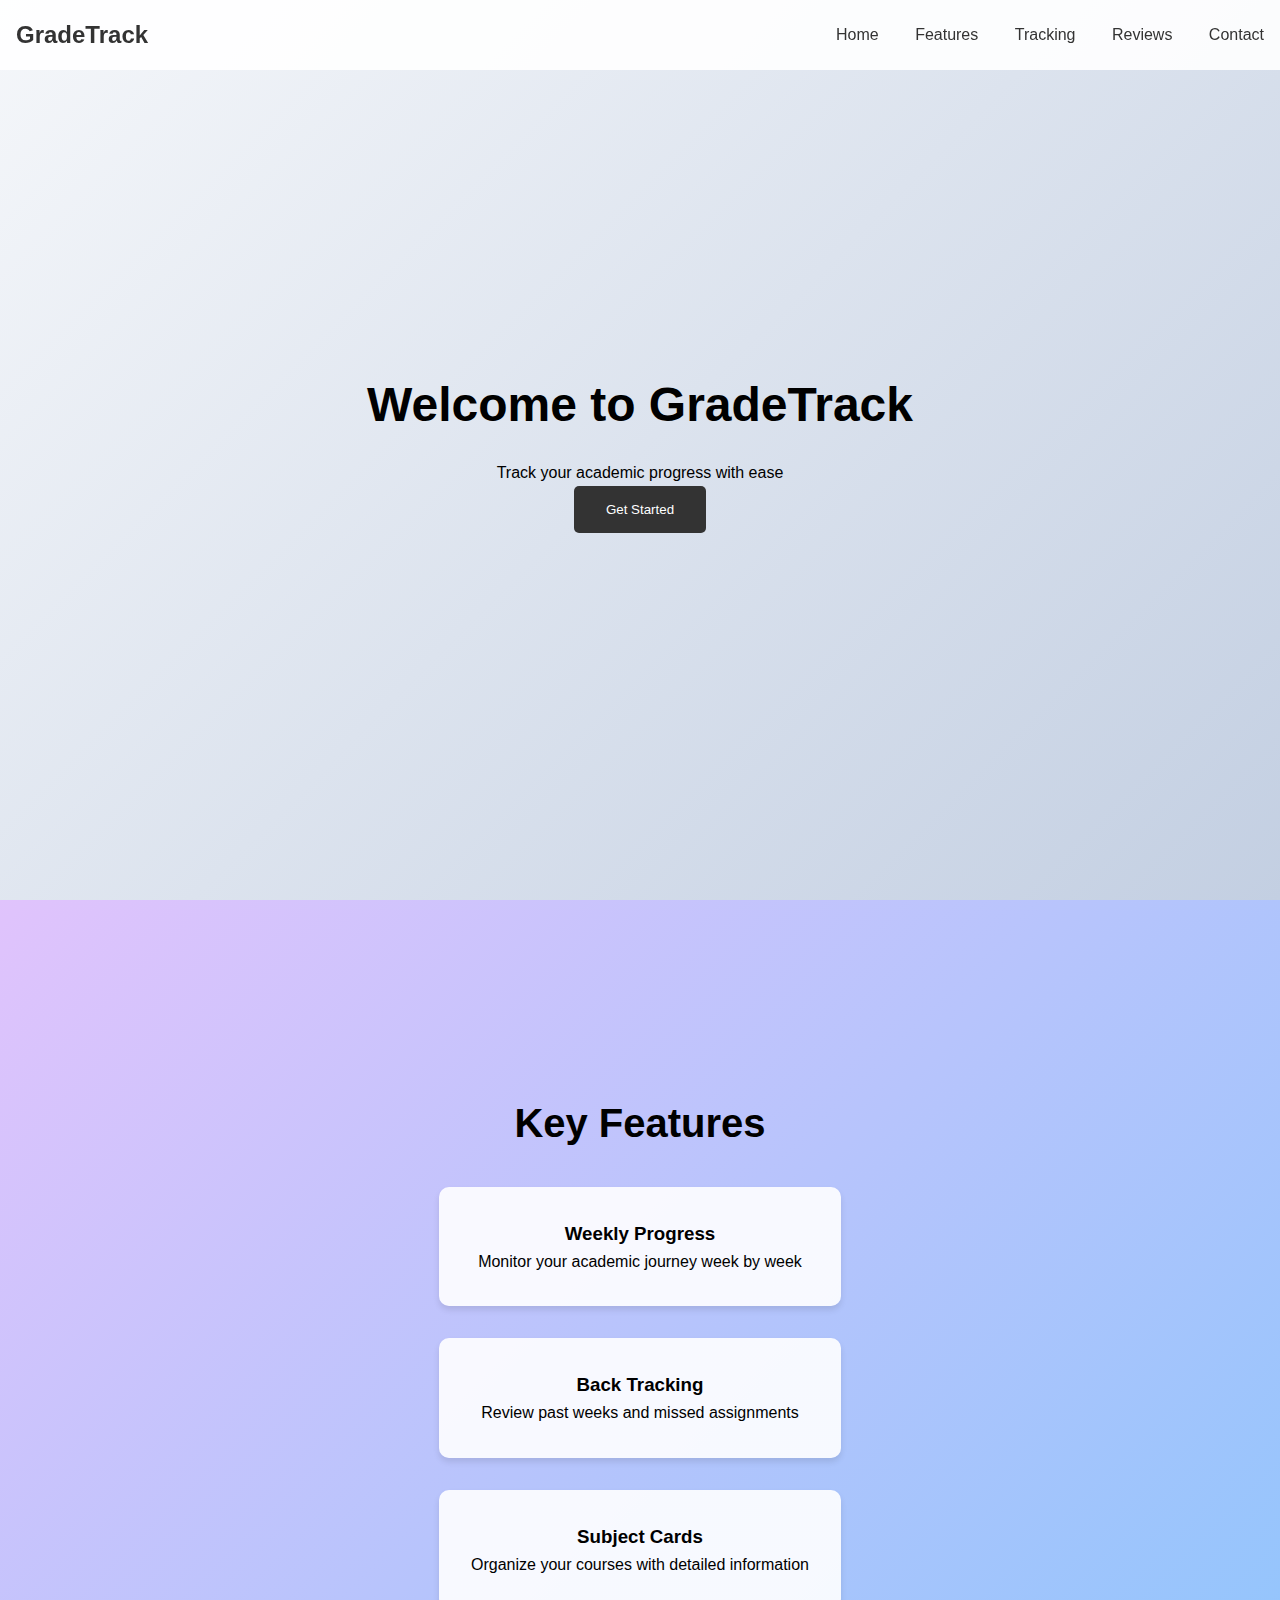
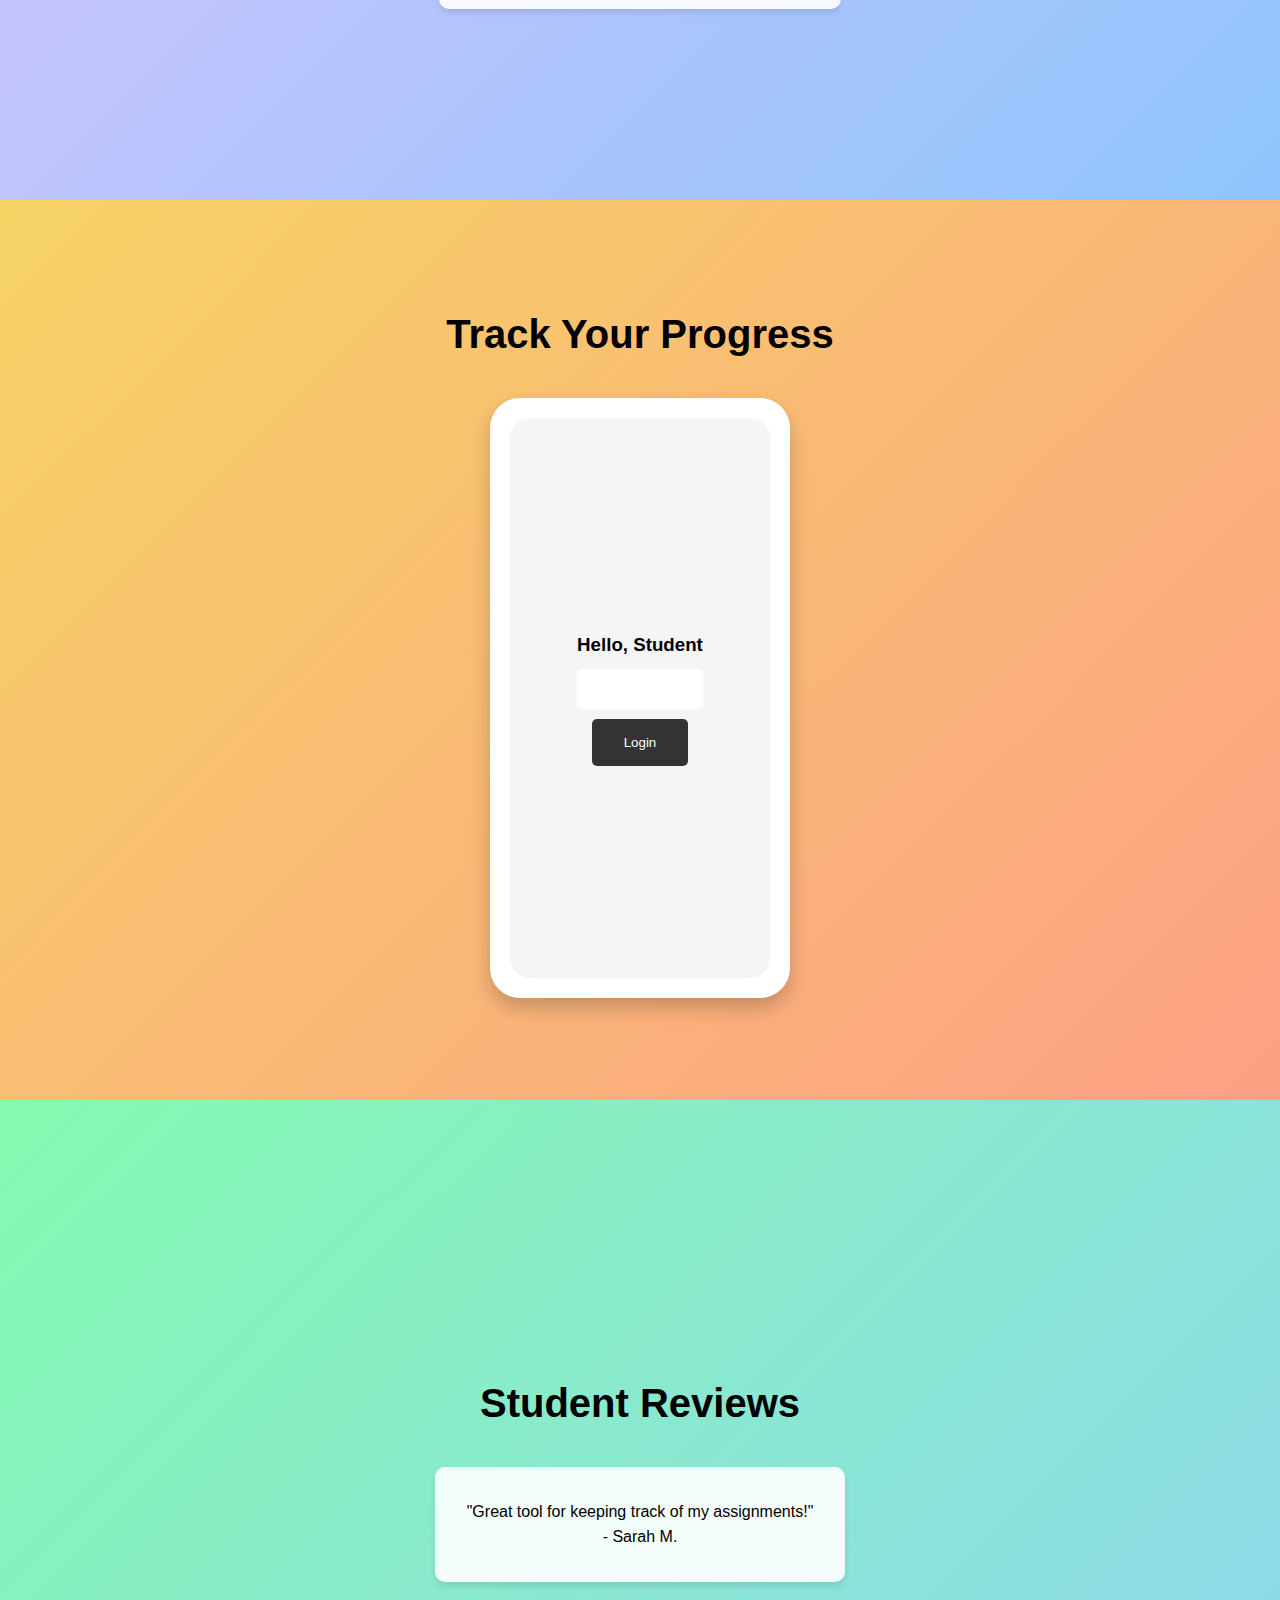
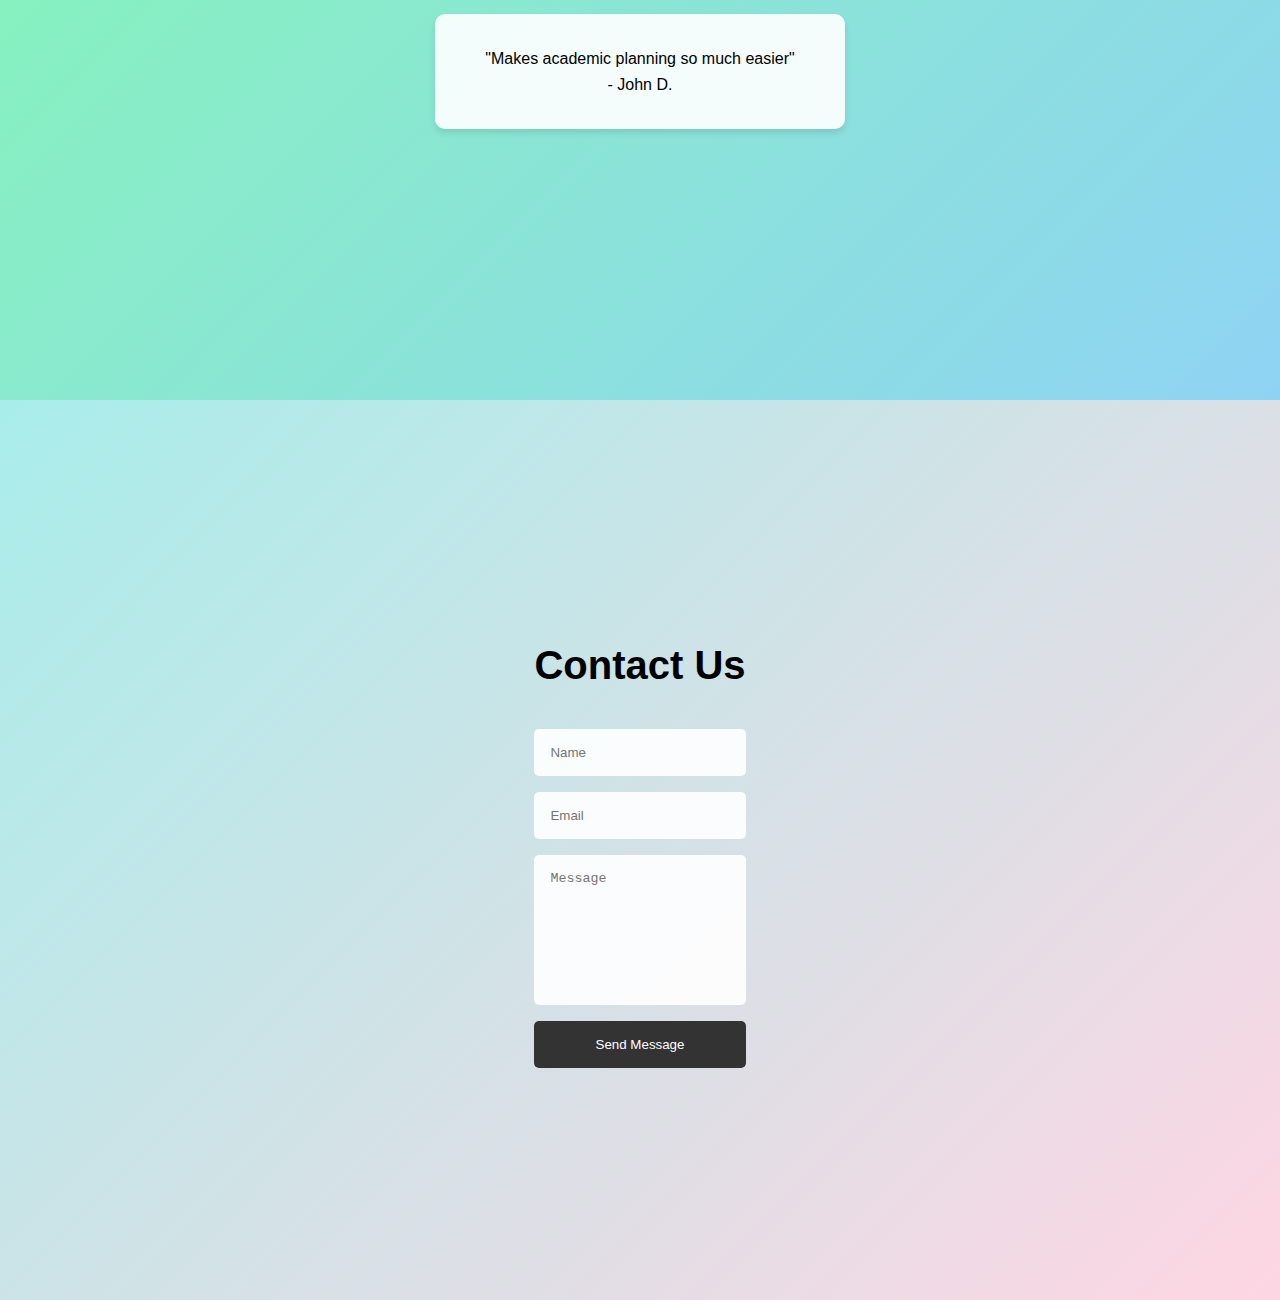
<file: gradetrack-projects.html>
<!DOCTYPE html>
<html lang="en">
<head>
    <meta charset="UTF-8">
    <meta name="viewport" content="width=device-width, initial-scale=1.0">
    <title>GradeTrack</title>
    <link rel="stylesheet" href="gradestyles.css">
</head>
<body class="RC">
    <nav>
        <div class="logo">GradeTrack</div>
        <div class="nav-links">
            <a href="#home">Home</a>
            <a href="#features">Features</a>
            <a href="#tracking">Tracking</a>
            <a href="#reviews">Reviews</a>
            <a href="#contact">Contact</a>
        </div>
    </nav>

    <section id="home" class="section1">
        <div class="container">
            <h1>Welcome to GradeTrack</h1>
            <p>Track your academic progress with ease</p>
            <button class="cta-button">Get Started</button>
        </div>
    </section>

    <section id="features" class="section">
        <div class="container">
            <h2>Key Features</h2>
            <div class="features-grid">
                <div class="feature-card">
                    <h3>Weekly Progress</h3>
                    <p>Monitor your academic journey week by week</p>
                </div>
                <div class="feature-card">
                    <h3>Back Tracking</h3>
                    <p>Review past weeks and missed assignments</p>
                </div>
                <div class="feature-card">
                    <h3>Subject Cards</h3>
                    <p>Organize your courses with detailed information</p>
                </div>
            </div>
        </div>
    </section>

    <section id="tracking" class="section">
        <div class="container">
            <h2>Track Your Progress</h2>
            <div class="mock-interface">
                <div class="phone-frame">
                    <div class="app-screen">
                        <div class="login-demo">
                            <h3>Hello, Student</h3>
                            <div class="input-field"></div>
                            <button>Login</button>
                        </div>
                    </div>
                </div>
            </div>
        </div>
    </section>

    <section id="reviews" class="section">
        <div class="container">
            <h2>Student Reviews</h2>
            <div class="review-cards">
                <div class="review-card">
                    <p>"Great tool for keeping track of my assignments!"</p>
                    <span>- Sarah M.</span>
                </div>
                <div class="review-card">
                    <p>"Makes academic planning so much easier"</p>
                    <span>- John D.</span>
                </div>
            </div>
        </div>
    </section>

    <section id="contact" class="section">
        <div class="container">
            <h2>Contact Us</h2>
            <form class="contact-form">
                <input type="text" placeholder="Name">
                <input type="email" placeholder="Email">
                <textarea placeholder="Message"></textarea>
                <button type="submit">Send Message</button>
            </form>
        </div>
    </section>

    <script src="script.js"></script>
</body>
</html>
</file>
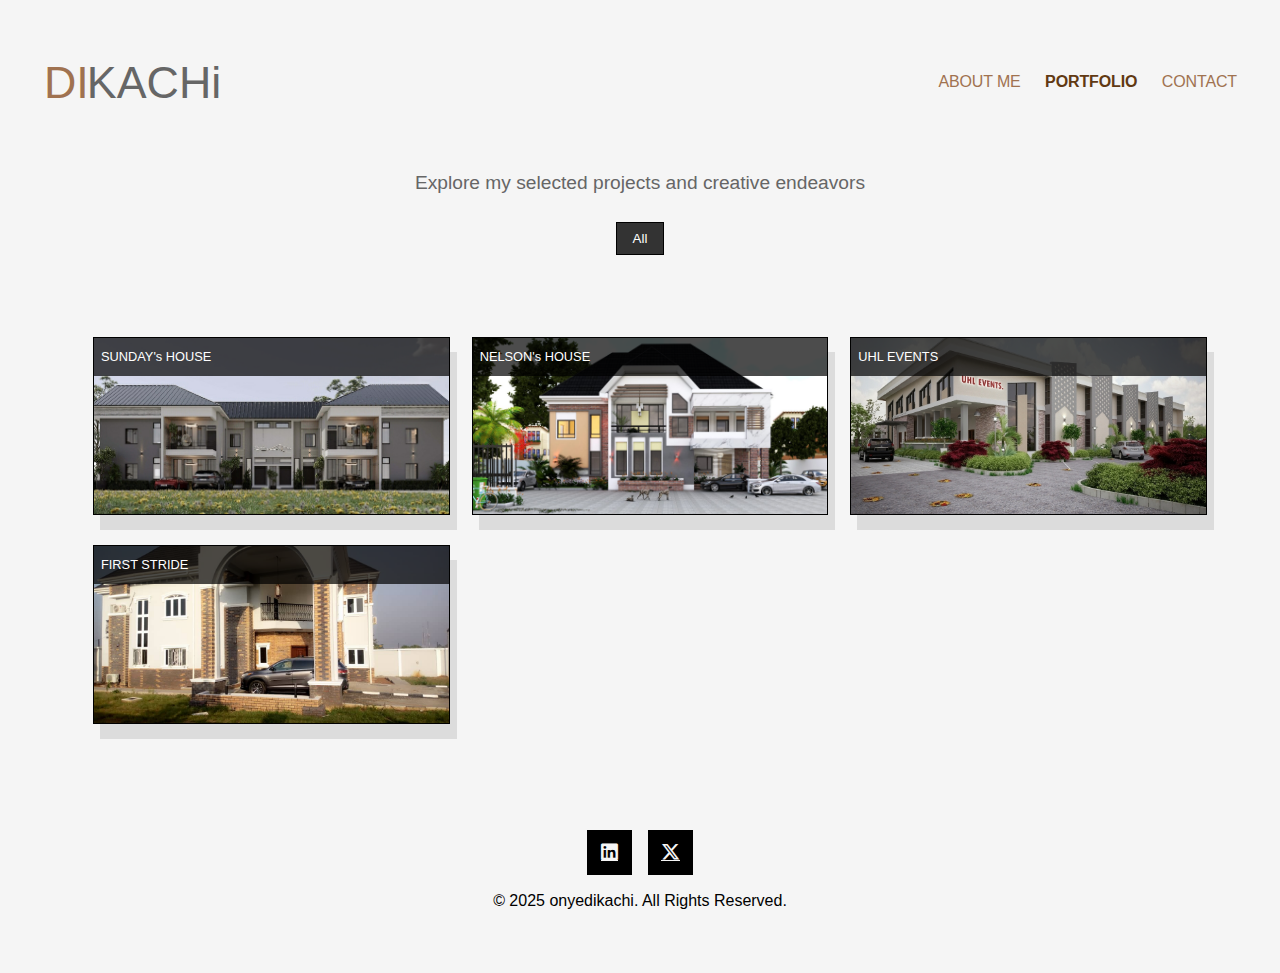
<file: portfolio.html>
<!DOCTYPE html>
<html lang="en">
<head>
    <meta charset="UTF-8">
    <meta name="viewport" content="width=device-width, initial-scale=1.0">
    <title>Portfolio - My Professional Portfolio</title>
    <link rel="stylesheet" href="styles.css">
    <link rel="stylesheet" href="https://cdnjs.cloudflare.com/ajax/libs/font-awesome/6.0.0-beta3/css/all.min.css">
    <link rel="stylesheet" href="https://cdnjs.cloudflare.com/ajax/libs/font-awesome/6.4.2/css/all.min.css">
</head>
<body>
    <!-- Navigation Menu -->
    <header>
        <nav class="navbar">
            <div class="Portname-logo">
                <a href="./index.html"><span class="Portname-lit">DI</span>KACHi</a>
            </div>
            <label for="toggle">&#9776;</label>
            <input type="checkbox" id="toggle"/>
            <div class="nav-links">
                <a href="./about.html">About Me</a>
                <a class="Port-active">Portfolio</a>
                <a href="index.html#contact">Contact</a>
            </div>
        </nav>
    </header>

    <!-- Portfolio Hero Section -->
    <div class="portfolio-hero">
        <!-- <h2>My Work</h2> -->
        <p>Explore my selected projects and creative endeavors</p>
        <div class="portfolio-filters">
            <button onclick="filterbtn()" class="filter-btn active" data-type="all">All</button>
            <!-- <button onclick="filterbtnactive()" class="filter-btn " data-type="web">Web Design</button> -->
            
            <!-- <button class="filter-btn" data-filter="architectural-projects and architectural-projects1">Architectural Design</button> -->
        </div>
    </div>

    <!-- Portfolio Grid -->
    <section class="portfolio-grid">
        
        <!-- <a href="./Planproject.html">
            <div class="portfolio item" data-category="uiux">
             <img src="./images/undraw_observations_cv73.png" width="600" height="400" alt="UI/UX Project">
            </div> 
        </a>

        <a href="./Tourlog-project.html">
           <div class="portfolio item" data-category="uiux">
            <img src="./images/undraw_observations_cv73.png" width="600" height="400" alt="UI/UX Project">
            <h3 class="item-label">TOUR LOG</h3>
           </div> 
        </a>
        
        <a href="./gradetrack-projects.html">
           <div class="portfolio item" data-category="uiux">
            <img src="./images/undraw_observations_cv73.png" width="600" height="400" alt="UI/UX Project">
            <h3 class="item-label">REPORT CARD</h3>
           </div> 
        </a> -->

        <a href="./architectural-projects1.html">
             <div class="portfolio itemA" data-category="architecture">
              <img src="./images/Ambrose main.jpg" width="500" height="350" alt="Architectural Project"> 
              <h3 class="item-label">SUNDAY's HOUSE</h3>
             </div>  
        </a>
        
        <a href="./architectural-projects nelson .html">
           <div class="portfolio itemA" data-category="architecture">
            <img src="./images/Nelson elevation.jpeg" width="500" height="250" alt="Architectural Project"> 
            <h3 class="item-label">NELSON's HOUSE</h3>
           </div> 
        </a>

        <a href="./architectural-projects UHL .html">
           <div class="portfolio itemA" data-category="architecture">
            <img src="./images/EVENT center.jpeg" width="500" height="350" alt="Architectural Project"> 
            <h3 class="item-label">UHL EVENTS</h3>
           </div>  
        </a>
        
        
        

        <a href="./architectural-projects Sunday's House.html">
          <div class="portfolio itemA" data-category="architecture">
            <img src="./images/HOME.jpeg" width="500" height="350" alt="Architectural Project"> 
            <h3 class="item-label">FIRST STRIDE</h3>
          </div>  
        </a>
        
       </div>
        
    </section>
    <footer>
        <div class="social-links">
            <a href="https://www.linkedin.com/in/okonkwo-onyedikachukwu-n" class="social-icon"><i class="fab fa-linkedin"></i></a>
            <!-- <a href="#" class="social-icon"><i class="fab fa-github"></i></a> -->
            <a href=" https://x.com/Okonkwoon1?s=08 " class="social-icon"><i class="fab fa-x-twitter"></i></a>
            <!-- <a href="#" class="social-icon"><i class="fab fa-instagram"></i></a> -->
        </div>
        <p>&copy; 2025 onyedikachi. All Rights Reserved.</p>
    </footer>

    <script src="script.js"></script>
    <!-- <script>
        window.onload = function () {
          filterbtnactive();
        };
      </script> -->
</body>
</html>
</file>
<file: styles.css>
/* Global Styles */
* {
    margin: 10px;
    padding: 1px;
    box-sizing: border-box;
    font-family: franklin-gothic-urw, sans-serif;
    font-weight: 400;
    font-style: normal;
    
    text-transform: none;
}

body {
    line-height: 1.7;
    color: #2d3748;
    /* background-color: #fcfcfc; */
    font-size: 16px;
    font-family: 'Montserrat', sans-serif; 
  color: #1a1a1a;
}

.section-title {
    text-align: center;
    margin-bottom: 2.5rem;
    font-size: 2.75rem;
    font-weight: 700;
    color: #2d3748;
    position: relative;
    padding-bottom: 1rem;
    letter-spacing: -0.02em;
}

/* Hero Section Typography */
.hero-text h1 {
    font-size: 1.8rem;
    font-weight: 400;
    margin-bottom: 1.5rem;
    line-height: 1.0;
    letter-spacing: -0.03em;
}
.hero-text h2 {
    font-size: 1.75rem;
    font-weight: 500;
    color: #4a5568;
    margin-bottom: .5rem;
    letter-spacing: -0.01em;
    padding-left: 1rem;
}

.portfolio-grid {
    display: grid;
    /* grid-template-columns: repeat(3, 1fr); */
    grid-template-columns: repeat(auto-fill, minmax(350px, 1fr));
    background-color: transparent;
    gap: 0rem;
    width: 100%;
    padding: 50px;
}


.portfolio {
    position: relative;
    max-width: 100%;
    width: 100%;
    margin: 0px;
    padding: 0px;
    aspect-ratio: 6/3;
    /* overflow: hidden; */
}
.portfolio {
    display: inline-block; /* Reset default state */
    transition: all 0.3s ease; /* Optional for smooth effect */
}

.itemA img, .item img {
    width: 100%;
    height: 100%;
    object-fit: cover;
    transition: transform 0.3s ease;
}

.itemA img {
    
    margin: 0rem;
    padding: 0rem;
    box-shadow: 7px 15px 0px 0px rgba(0, 0, 0, 0.1);
    border: black solid 1px;
    transition: box-shadow 0.3s ease;
   
}

.itemA:hover {
    transform: translateX(5px);  
}
.item:hover {
    transform: translateX(5px);  
}
.item img {
    box-shadow: 7px 15px 0px 0px rgba(0, 0, 0, 0.1);
    border: black solid 1px;
    transition: box-shadow 0.3s ease;
    margin: 0rem;
    padding: 0rem;
    padding-top: 0rem;
}

.item-label {
    position: absolute;
    top: 1px;
    left: 0;
    right: 0;
    padding: 0.5rem;
    background: rgba(0, 0, 0, 0.7);
    color: white;
    margin: 0;
    font-size: 0.8rem;
    overflow: hidden;
}

/* architectural-project section */
.porject-container {
    display: grid;
    grid-template-columns: 1fr 1fr;  
    gap: 0rem;
    padding: 2rem;
    max-width: 1500px;
    margin: 0 auto;
}

.porject-visuals {
    display: grid;
    grid-template-columns: repeat(1, 1fr); 
    gap: 1.5rem;
    margin: 0rem;
    padding: 0rem;
}

.porject-discription {
    padding: 1rem;
    margin: 0rem;
    position: sticky;
    top: 2rem;
    height: fit-content;
}

.porject-discription h1 {
    font-size: 1.5rem;
    margin-bottom: .5rem;
    color: #333;
    margin-left: 0rem;
    padding-left: 0rem;
}
.porject-discription span {
    font-weight: bold;
    margin-left: -2px;
}

.porject-discription p  {
    font-size: 1.1rem;
    color: #666;
    line-height: 1.6;
    margin: 0rem;
    padding: 0rem;
}
.porject-discription ul {
    color: #666;
    margin: 0rem;
    padding: 0rem;
}

.visuals {
    width: 100%;
    margin: 0rem;
    padding: 0rem;
    margin-right: 1rem;
}

.visuals img {
    width: 95%;
    height: auto;
    object-fit: cover;
    border-radius: 0px;
    margin-bottom: 0rem;
}

.visuals h3 {
    margin-top: 0rem;
    font-size: 1.0rem;
    color: #333;
    justify-self: center;
}


/* Contact Section */
.contact {
    padding: 1rem 5%;
    padding-left: 0rem;
    padding-right: 0rem;
    background-color: transparent;
}

.contact-container {
    display: flex;
    justify-content: space-between;
    width: fit-content;
    width: 100%;
    max-width: 100%;
    margin: 0px;
    gap: 1rem;
    background-color: transparent;
}

.contact-note  {
    margin: 0rem;
    padding: 0rem;
}
.contact-note h2 {
    background-color: transparent;
    display: flex;
    font-size: 1.5rem;
    width: 100%;
    margin: 0rem;
    padding: 0rem;
    padding-left: 1rem;
}
.contact-note p {
    background-color: transparent;
    /* display: flex; */
    margin: 0rem;
    padding: 1rem;
    font-size: 1.1rem;
    color: #555;
    width: 100%;
}

.contact-details {
    margin: 1rem;
    padding-left: 1rem;
    display: inline-block;
    width: 50rem;
    background-color: #E8D6CB;
    gap: 1rem;
}

.contact-item {
    display: flex;
    align-items: center;
    margin: 0rem;
}

.contact-item i {
    font-size: 1.2rem;
    color: #000;
    margin: 0rem;
    width: fit-content;
}

.social-links {
    display: flex;
    background-color: transparent;
    justify-content: center;
    align-content: center;
    gap: 1rem;
}

.social-icon {
    display: flex;
    align-items: center;
    justify-content: center;
    width: 45px;
    height: 45px;
    /* border-radius: 50%; */
    background-color: black;
    color: whitesmoke;
    transition: all 0.3s ease;
    font-size: 1.2rem;
    margin: 0rem;
    padding: 0rem;
}

.social-icon:hover {
    background-color: #000;
    color: #c79e76;
    transform: translateY(-5px);
}

.fa-x-twitter {
    font-weight: bold;
    font-size: 1.2rem;
    }

/* Portfolio Page Styles */
.portfolio-hero {
    padding: 0rem;
    width: auto;
    max-width: 1400rem;
    padding-top: 1.5rem;
    background-color:transparent;
    justify-items: center;
    
}

.portfolio-hero p {
    font-size: 1.2rem;
    color: #666;
    max-width: 600px;
    margin: 0;
    margin-top: 0rem;
    background-color: transparent;
}


/* Responsive Design */
@media (max-width: 400px) {
    /* Tweak layout for small screens like the S9 */
    .your-container {
      flex-direction: column;
      font-size: 0.9rem;
    }
  }
@media (min-width: 1201px) {
    .container {
        max-width: 1200px;
    }
}

@media (min-width: 480px) and (max-width: 768px) and (min-width: 1250px){
    /* Mobile devices */
    * {
        margin: 5px;
        padding: 0;
    }
     body header {
         max-width: 480px;
         width: 100%;
     }
     
    .hero-container {
        max-width: 475px;
        margin: 5px;
        padding: 1rem;
    }

    /* .heroimage-x {
        display: block;
        max-width: 375px;
        width: 100%;
        padding: 1rem;
        margin: 0px;
        left: 0rem;
        transform: scale(0.8);
        object-fit: cover;
    } */
    /* .name-picturecad {
        display: flex;
        flex-direction: column;
        align-items: center;
        gap: 2rem;
    } */

    .introhero-image {
        order: 2;
        width: 75%;
        display: flex;
        justify-content: center;
    }

    .hero-title {
        order: 1;
        width: 75%;
        text-align: center;
        margin-bottom: 1rem;
    }

    .hero-image {
        width: 200px;
        height: 200px;
    }

    .highlight1, .highlight2 {
        left: 0;
        justify-content: center;
    }
    .herobio-text1, .herobio-text2 {
        display: block;
        max-width: 375px;
        width: 0px;
        padding: 1rem;
        gap: 0rem;
        position: relative;
        object-fit: cover;
        margin: 2rem;
    }

    .bio {
        display: block;
        font-size: 12px;
        line-height: 1.5;
        text-align: justify;
        margin-block-start: 1em;
        margin-block-end: 1em;
        margin-inline-start: 0px;
        margin-inline-end: 0px;
        padding: 0.5rem;
        max-width: 375px;
        width: 100%;
        margin: 0rem auto;
        position: relative;
    }

    .webhighlight {
        font-size: inherit;
        display: inline;
        margin: 0 2px;
    }

    .archihighlight {
        font-size: inherit;
        display: inline;
        margin: 0 2px;
    }

    /* .main-container {
        display: flex;
        flex-direction: column;
        gap: 2rem;
        max-width: 375px;
        width: 100%;
        padding: 1rem;
    } */

    /* .contact-container {
        flex-direction: column;
        gap: 2rem;
    }

    .contact-details {
        width: 100%;
    } */
    
}
@media (min-width: 319px) and (max-width: 768px) and (max-width: 1250px) {

    .upper-row {
        display: flex;
        flex-direction: column;
        gap: 0px;
        max-width: 100%;
        width: 100%;
        margin: 0rem;
        padding: 0rem;
        align-items: center;
        background-color: transparent;
    }

    .video-section {
        width: 100%;
        height: auto;
        margin: 0rem;
        max-width: 720px;
        width: 100;
        padding: 0rem;
    }

    .list-section {
        display: flex;
        flex-direction: row;
        position: relative;
        bottom: 25px;
        height: auto;
        width: 74%;
        max-width: 720px;
        gap: 1rem;
        padding-bottom: .5rem;
        margin: 0rem;
        transform: scale(1.05);
    }

    .list-section img {
        width: 50%;
        height: auto;
        /* object-fit: cover; */
        transform: scale(auto);
    }
    .porject-container {
        display: grid;
       grid-template-columns: 1fr;
    }
    .porject-discription {
        position: relative ;
    }
    .background p {
        /* flex: 1; */
        display: flex;
        position: relative;
        justify-content: center;
        align-items: center;
        width: 100%;
        max-width: 100%; 
        margin: 0px;
        padding: 0px;
    }
    .profile-image img  {
        width: auto;
        max-width: 100%;
    }  
    .portfolio-grid {
        position: relative;
        width: auto;
        max-width: 100%;
        justify-self: center;
        align-items: center;
        margin: 0px;
        padding: 0px;
    }
    
}

@media (max-width: 768px) and (min-width: 1250px){
    /* Tablets and iPads */
    * {
        margin: 15px;
    }
    
    .profile-image img {
        width: 100%;
        max-width: 100%;
    }  

    /* .background-content {
        display: flex;
        flex-direction: column;
        width: 100%;
    }   */

    .heroimage-x {
        width: 90%;
        margin: 0 auto;
    }
    .portfolio-hero p {
        font-size: 1rem;
        
    }

    /* .contact-container {
        width: 90%;
        margin: 0 auto;
    } */
    
    
}
@media (min-width: 319px) and (max-width: 668px) {
    .heroimage-x {
        align-items: center;
    }
    .profile-image img {
        align-items: center;
        transform: scale(1);
        max-width: 90%;
        width: auto;
        margin: 0px;
        padding: 0px;
    }

    .work-discriptioncard {
        position: absolute;
        transform: scale(1);
        /* top: 0rem; */
        width: 320px;  /* Adjusted width for mobile */
        margin: 0 auto;
    }

    .work-discriptioncard h2 {
        font-size: 1.1rem;
        line-height: 2.5rem;
    }
    .name-picturecad {
        position: relative;
        transform: scale(1);
    }
    .contact-container {
        display: flex;
        flex-direction: column;
     }
     .contact-details {
         margin: 0rem;
         padding-left: 1rem;
         display: inline-block;
         /* overflow: hidden; */
         font-size: .95rem;
         width: 100%;
         background-color: #E8D6CB;
         gap: 1rem;
     }
     .herobio-text2 {
        font-size: .85rem;  
        width: 100%;
     }

     .about-container {
         gap: 0px;
         max-width: 100%;
     }
     .background-section {
         position: relative;
        background-color: transparent;
        display: flex; 
        flex-direction: column;
        max-width: 100%;
        gap: 0px;
        margin: 0px;
        padding: 0px;
    }
    .background-content, .background {
        flex: 1;
        display: inline-block;
        position: relative;
        max-width: 100%; 
        margin: 0px;
        padding: 0px;
    }
    .skills-section {
        flex: 2;
        position: relative;
        transform: scale(.84);
        justify-items: center;
        align-items: center;
        max-width: fit-content;
        width: 100%;
        margin: 0px;
        padding: 0px;
    }

    .skill-item {
        position: relative;
        transform: scale(.85);
        width: auto;
        max-width: auto;
        /* display: inline-flex;
        gap: 4px;
        padding: 10px;
        margin: .5rem;
        background: #f8f9fa;
        border-radius: 1px;
        height: fit-content; */
    }
}

@media (max-width: 768px) {
    .portfolio-grid {
        display: grid;
        grid-template-columns: repeat(2, 1fr);
    }
}

@media (max-width: 319px) {
    .portfolio-grid {
        display: grid;
        grid-template-columns: 1fr;
    }  
    .skills-section {
        flex: 2;
        position: absolute;
        justify-content: center;
        align-content: center;
        max-width: fit-content;
        width: 100%;
        margin: 0px;
        padding: 0px;
    }
}

/* Shared responsive styles */
@media  (max-width: 1024px) {
    .social-links {
        padding: 1rem;
    }

    footer {
        padding: 2rem 1rem;
    }

    .hero-buttons {
        justify-content: center;
        gap: 1rem;
    }
}


.toggle .line1 {
    transform: rotate(-45deg) translate(-5px, 6px);
}

.toggle .line2 {
    opacity: 0;
}

.toggle .line3 {
    transform: rotate(45deg) translate(-5px, -6px);
}

/* About Page Styles */
.about-hero {
    padding: 10px;
    background-color: #f9f9f9;
} 

.about-container {
    background-color: transparent;
    max-width: 1350px;
    margin: 0 auto;
}

.about-content {
    margin-top: 0px;
    margin: 0px;
    padding: 0rem;
    background-color: transparent;
    display: block;
    grid-template-columns: 2fr 1fr;
    grid-template-rows: 1 1fr;
    max-width: fit-content;
    width: 100%;
    gap: 1px;
    justify-items: center;
    /* align-items: center; */
    align-self: center;
}
.background-section {
    background-color: transparent;
    display:flex;
    gap: 3rem;
    max-width: fit-content;
    width: 100%;
    margin: 0rem;
    padding: 0rem;
}

.background-content {
    flex: 1 1 45%;
    position: relative;
    gap: 0px;
    /* align-items: flex-start; */
    margin: 0rem;
    padding: 0rem;
    margin-bottom: 0px;
    max-width: fit-content;
    width: 100%;
    height: auto;
    background-color: transparent;
}
.profile-image {
    max-width: 100%;
    width: 350px;
    flex-shrink: 0;
    justify-content: center;
    /* align-self: center; */
}

.background-text {
    flex: 2;
}

.about-hero {
    background-color: transparent;
}

.profile-image img {
     width: 120%;
     height: 120%;
     float: left;
     padding: 0rem;
     padding-left: 0rem;
     margin: 0rem;
     margin-right: 3rem;
     /* margin-top: 0rem;
     margin-bottom: 0rem; */
     justify-self: center;
     align-self: center;
 }
 .background p {
     line-height: 1.9rem;
 }
 .skills-section {
     position: relative;
    flex: 1 1 45%;
    max-width: 350px;
    margin: 0px;
    padding: 0px;
     top: 16px;
 }
   .skillcategory-heading {
       display: inline-flex;
       width: fit-content;
       margin: 0rem;
       padding: 0rem;
   }
   .skills {
    position: relative;
    margin-bottom: 10rem;
    margin: 0px;
    background-color: #eee5e0;
   }

 .skill-grid {
    position: relative;
    display: grid;
    grid-template-columns: repeat(1, 1fr);
    gap: 0px;
    margin: 0rem;
    margin-top: 0px;
    max-width: 100%;
     width: 100%;
}
   .skill-icon {
       margin: 0rem;
       padding: 0rem;
   }

   .skills-container {
       display: grid;
       grid-template-columns: repeat(auto-fit, minmax(300px, 1fr));
       gap: 0px;
       margin-top: 30px;
   }
   
   .skill-category1 .skill-category2  {
       margin: 0rem;
       margin-top: 40px;
       padding: 0rem;
   }
   
   .skill-category1 h3, .skill-category2 h3 {
       margin-bottom: 1px;
       margin-left: 5px;
       padding: 0px;
       background-color: transparent;
   }
   
   .skill-item {
       display: inline-flex;
       position: relative;
       gap: 4px;
       padding: 10px;
       margin: .5rem;
       background: #f8f9fa;
       border-radius: 1px;
       height: fit-content;
   }
   .skill-item img {
       margin: 0rem;
       padding: 0rem;
       align-self: center;
   }
   
   .skill-item i {
       /* grid-row: span 0; */
       font-size: 1.1rem;
       color: #000307;
       margin: 0rem;
       padding: 0rem;
       align-self: center;
   }
   
   .skill-item span {
       margin: 0rem;
       font-weight: 300;
   }
   
   .skill-level {
       width: 150px; 
       height: 4px;
       background-color: #e0e0e0;
       border-radius: 0px;
       overflow: hidden;
       justify-self: end;
       margin: 0rem;
       margin-top: .9rem;
       padding: 0rem;
   }
   
   .skill-level::after {
       content: '';
       display: block;
       height: 100%;
       background-color: #010202;
   }
   
   .skill-level.expert::after {
       width: 90%;
   }
   
   .skill-level.advanced::after {
       width: 75%;
   }
   
   .skill-level.intermediate::after {
       width: 60%;
   }

.experience-timeline {
    margin-top: 30px;
}

.resume-section {
    background-color: transparent;
    display: inline-block;
    position: relative;
    max-width: fit-content;
    width: 100%;
    /* margin: 0rem; */
    padding: 0;
    padding-right: 0rem;   
}


.resume-section .download-btn {
    display: inline-flex;
    align-items: center;
    gap: 8px;
    padding: .9rem 1.9rem;
    /* background-color: #007bff; */
    color: rgb(7, 6, 6);
    border-radius: 0px;
    text-decoration: none;
    transition: 0.3s;
}
.header-row .download-btn {
    color: rgb(7, 6, 6);
}
.download-btn i {
    margin: 0rem;
}

.download-btn:hover {
    background-color: #c79e76;
}

.header-row {
    display: flex;
    justify-content: space-between;
    align-items: center;
    margin-bottom: 40px;
}

.header-row h1 {
    margin: 0;
}

.header-row .download-btn {
    padding: 6px 14px;
    font-size: 0.85rem;
    background-color: transparent;
    border: 1.5px solid black;
    color: black;
}

/* .header-row .download-btn:hover {
    background-color: rgba(77, 171, 247, 0.1);
} */

.header-row .download-btn i {
    font-size: 0.85rem;
    margin-right: 6px;
}

.filter-btn {
    padding: 0.5rem 1rem;
    border: 1px solid black;
    background: #f0f0f0;
    color: #333;
    border-radius: 0px;
    cursor: pointer;
    transition: all 0.3s ease;
}
.filter-btn:hover {
    background: #c79e76; 
}
.filter-btn.active {
    background: #333;
    color: white;
}
/* Hero Button Styles */
.hero-buttons {
    margin: 0rem;
    margin-top: 0rem;
    margin-bottom: 0rem;
    justify-content: space-between;
    padding-left: .5rem;
    padding-right: .5rem;
    display: flex;
    gap: 0rem;
}

.portbtn {
    display: inline-block;
    padding: .5rem 1.5rem;
    margin: 0rem;
    border-radius: 0px;
    position: relative;
    left: 320px;
    top: -80px;
    font-weight: 600;
    transition: all 0.3s ease;
    cursor: pointer;
    background: transparent; 
    border: 1px solid #000; 
    color: #000; 
    text-decoration: none;
}

.btn {
    display: inline-block;
    padding: .8rem 3.5rem;
    border-radius: 0px;
    font-weight: 600;
    transition: all 0.3s ease;
    cursor: pointer;
    background: transparent; 
    border: 1px solid #000; 
    color: #000; 
    text-decoration: none;
}

.primary-btn {
    background: transparent;
    border: 1.2px solid #000;
    color: #000;
}

.secondary-btn {
    background: transparent;
    color: #000;
    border: 1.2px solid #000;
}

.primary-btn:hover {
    color: black;
    background: #c79e76;
    transform: translateY(-3px);
}
.secondary-btn:hover {
    background: rgba(0, 0, 0, 0.1);
    transform: translateY(-3px);
}



/* Form submit button adjustment */
.contact-form .primary-btn {
    padding: 0.4rem 1.5rem;
}
/* Global Colors */
body {
    color: #000;
    background-color: #F5F5F5;
}

/* Navigation */
header {
    background-color: transparent;
    box-shadow: none;
}

.navbar {
    display: flex;
    /* justify-content: start; */
    max-width: 100%;
    width: 100%;
    align-items: center;
    justify-content: space-between;
    margin: 0rem;
    position: relative;
    z-index: 1000;
    padding: 0rem;
    background-color: transparent;   
}
label {
    display: none;
    margin: 0px;
    padding: 0px;
    font-size: 35px;
    line-height: 70px;
    
}
#toggle {
    display: none;
}
@media screen and (max-width: 768px) {
    label {
        display: block;
        cursor: pointer;
        position: relative;
        margin-right: 20px;
    }
    .nav-links {
        text-align: center;
        width: 100%;
        display: none;
        background-color: whitesmoke;
        max-width: auto;
        width: 100%;
        height: 250vh;
        margin-left: 5rem ;
    }
    .nav-links a {
        display: block !important;
        max-width: auto;
        align-items: center;
        margin: 5px;
        padding-top: 55px;
    }
    #toggle:checked + .nav-links {
        display: block;
        position: absolute;
        top: 12px;
        right: 55px;
        
    }
}

.nav-links {
    align-items: center;
    /* background-color: turquoise; */
    gap: 0rem;  
    list-style: none;
    margin-right: 0rem;
    padding: 0rem;
    position: relative;
    right: 0;
}
.nav-links a {
    text-decoration: none;
    color: #A07250;
    transition: color 0.3s ease;
    font-weight: 500;
    font-size: 16px;
    text-transform: uppercase;
    padding: 0rem 0rem; 
    letter-spacing: -0.008em;
}
.nav-links .Port-active {
    color: #613912;
    font-weight: 800;
}
.nav-links a:hover {
    color: #A07250;
    transform: translateY(-5px);
    font-weight: 800;
}
.Portname-logo a:hover {
    transform: translateY(-2px);
    cursor: pointer;
    color: black;
    font-weight: 600;
}
.name-logo p {
    /* font-family: 'Bebas Neue', sans-serif; */
    font-size: 2.8rem;
    font-weight: 650;
    color: #333;
    margin: 0;
    letter-spacing: -0.01em;
    text-transform: capitalize;
}
.name-lit {
    font-size: 2.8rem;
    color: #A07250;
    margin: 0rem;
    margin-right: -2px;
}
.Portname-logo a {
    font-size: 2.8rem;
    font-weight: 500;
    color: #666666;
    text-transform: capitalize;
    text-decoration: none;
    margin: 0rem;
    padding: 0rem;
}
.Portname-lit {
    font-size: 2.8rem;
    color: #A07250;
    margin: 0rem;
    margin-right: -2px;
    padding: 0rem;

}

/* Hero Section */
.herobio-text1 {
    display: flex;
    position: relative;
    max-width: 100%;
    width: 100%;
    /* object-fit: cover; */
    margin:0;
    display: flex;
    gap: 0rem;
    margin-bottom: 0rem;
    background-color: transparent;
}

.herobio-text2 {
    position: relative;
    width: 100%;
    max-width: auto;
    /* object-fit: cover; */
    margin:0;
    display: flex;
    gap: 0rem;
    margin-bottom: 0rem;
    background-color: transparent;
}
.herobio-text2 h2 {
    max-width: 400px;
    width: 100%;
    font-size: 20px;
    font-weight: bold;
}
.webhighlight {
    /* font-size: 2.8rem; */
    color: #704214;
    margin-right: -2px;
    margin-left: -1px;
}
.archihighlight, .philo-highlight {
    color: black;
    margin-right: -2px;
    margin-left: -1px; 
}
.heroimage-x {
    background-color:transparent;
    display: inline-flex;
    /* flex-direction: row; */
    position: relative;
    gap: 1rem;
    max-width:auto;
    width: 100%;
    margin: 0rem;
    padding: 0rem;
}

.name-picturecad {
    position: relative;
    display: inline-block;
    left: 0rem;
    top: -3rem;
    margin: 0px;
    padding: 0px;
}

.herobio-card {
    
    gap: 0rem;
    max-width: 100%;
    width: 100%;
    /* background-color: rgba(76, 175, 80, 0.1); */
    margin: 0rem;    
    padding: 0rem;
    position: static;
}

.bio {
    color: #333;
    font-family: 'Montserrat', sans-serif;
    flex: 0rem; 
    font-size: 16px;
    line-height: 1.6;
    /* padding: 2.5rem; */
    /* max-width: 1400px; */
    position: static;  
}
.salutation {
    width: fit-content;
    /* background-color: burlywood; */
    position: absolute;
    top: 5.5rem;
    left: 2.5rem;
}
.hero-image {
    display: flex;
    justify-content: center;
    align-items: center;
    width: 150px;
    height: 150px;
    margin: 0px;
    padding: 0px;
}
.introhero-image {
    /* background-color: tomato; */
    position: relative;
    display: inline;
    width: 150px;
    height: 200px;
    margin: 0px;
    padding: 0px;
}
.work-discriptioncard {
    position: relative;
    display: inline-block;
    left: -1.5rem;
    top: 1rem;
    background-color: transparent;
    width: 400px;
    line-height: 3rem;
    padding: 0rem;
    margin: 0rem;
}

.work-discriptioncard h2 {
    max-width: auto;
    width: 100%;
    /* font-size: 1.1rem;
    line-height: 2.5rem; */
}

.highlight1 {
    display: flex;
    gap: 0.5rem;
    align-items: center;
    justify-content: center;
    position: relative;
    left: -6.6rem;
    margin: 0rem;
    padding: 0rem;
}

.highlight1 div {
    display: flex;
    align-items: center;
    justify-content: center;
    color: black;
    width: 30px;
    height: 30px;
    background-color: white;
    border: .2px solid black;
    margin: 0 2px;
    box-shadow: 3px 3px 2px gray;
}

.highlight1 div span {
    font-size: 1.2rem;
    font-weight: bold;
    
}
.highlight2 {
    display: flex;
    gap: 0.5rem;
    align-items: center;
    justify-content: center;
    position: relative;
    margin: 0rem;
    margin-top: 1.2rem;
    padding: 0rem;
}

.highlight2 div {
    display: flex;
    align-items: center;
    justify-content: center;
    color: black;
    width: 30px;
    height: 30px;
    background-color: white;
    border: .2px solid black;
    margin: 0 2px;
    box-shadow: 3px 3px 2px gray;
}

.highlight2 div span {
    font-size: 1.2rem;
    font-weight: bold;
}

.hero-image img:hover {
    transform: scale(1.03);
}
.hero {
    background-color: transparent;
    width: 100%;
    max-width: fit-content;
    /* margin: 0px; */
    padding: 0px;
}
.note1 {
    display: flex;
    align-items: center;
    justify-content: center;
    width: 30px;
    height: 30px;
    background-color: #BFFF00;
    margin: 0rem;
    margin-bottom: 1.2rem;
    box-shadow: 3px 3px 1px white; 
}
.note2 {
    display: flex;
    align-items: center;
    justify-content: center;
    width: 30px;
    height: 30px;
    background-color: #BFFF00;
    margin: 0px;
    box-shadow: 3px 3px 1px white;
}


.highlight2-UX,.highlight2-web, .highlight2-wweb {
    display: inline-flex;
    align-items: center;
    justify-content: center;
    width: fit-content;
    height: 35px;
    background-color: lightblue;
    color: white;
    font-weight: bold;
    font-size: 1.2rem;
    margin: 0 2px;
    box-shadow: 3px 3px 2px black;
}
h2 .highlight2-UX {
    position: relative;
    padding: .25rem;
    top: -2px;
    right: 4px;
    transform: rotate(-5deg);
}
.highlight2-web, .highlight2-wweb {
    font-family: 'Consolas', 'Monaco', 'Courier New', monospace;
    padding: 4px 8px;
    border-radius: 4px;
    font-size: 1.2rem;
    font-weight: lighter;
    border: 1px solid #ddd;
}
h2 .highlight2-web {
    transform: rotate(5deg);
    color: #e44d26;  
}
h2 .highlight2-wweb {
    transform: rotate(-5deg);
    color: green;
}

.hero-container {
    position: relative;
    max-width: 100%;
    width: 100%;
    margin: 0px;
    padding: 0px;
    padding-bottom: 2rem;
    background-color: transparent;
    
}

/* Form Elements */
.form-group input, .form-group textarea {
    border: 1px solid #000;
}

.form-group input:focus, .form-group textarea:focus {
    border-color: #000;
    box-shadow: 0 0 5px rgba(0, 0, 0, 0.1);
}

/* Footer */
footer {
    /* background-color: #fff ; */
    color: #000;
    text-align: center;
    padding: 1rem 0;
}

/* Section Titles */
.section-title::after {
   background: #000; 
}

.main-container {
    display: grid;
    grid-template-rows: auto auto;
    position: relative;
    left: 0px;
    gap: 0rem;
    max-height: fit-content;
    height: 100%;
    max-width: 100%;
    width: 100%;
    margin: 0rem;
    padding: 0rem;
    background-color: transparent;
    justify-items: center;
    align-items: center;
    overflow: auto;
    scroll-behavior: smooth;
    -webkit-overflow-scrolling: touch; 
    scrollbar-width: thin;
    scrollbar-color: #afafb3 #f0f0f0;
}
.upper-row {
    display: grid;
    grid-template-columns: 3fr 2fr;
    max-width: 100%;
    width: 100%;
    gap: 0rem;
    margin: 0rem;
    padding: 0rem;
    justify-items: center;
}
.video-section {
    display: inline;
    background-color: transparent;
    position: relative;
    max-height: auto;
    height: 100%;
    max-width: 720px;
    width: 100%;
    margin: 0px;
    padding: 0px;
    display: flex;
    justify-items: center;
    align-items: center;
    aspect-ratio: 12/9;
}

.video-section video {
    max-width: 720px;
    max-height: 600px;
    width: 100%;
    height: 100%;
    border-radius: 0px;
    margin: 0;
    box-shadow: 0 4px 8px rgba(0, 0, 0, 0.1);
    justify-items: center;
    object-fit: cover;
}
.video-section video::-webkit-media-controls-mute-button {
    display: none;
}

.list-section {
    position: relative;
    top: 5px;
    display: grid;
    grid-template-rows: 1fr 1fr;
    gap: .5rem;
    background-color: transparent;
    max-width: 450px;
    max-height: 540px;
    margin: 0rem;
    margin-right: 0rem;
    aspect-ratio: 12/9;
}

.list-section img {
    max-width: 480px;
    width: 100%;
    max-height: 260px;
    height: 100%;
    object-fit: cover;
    justify-items: center;
    margin: 0rem;
    padding: 0rem;
}
</file>
<file: gradestyles.css>
* {
    margin: 0;
    padding: 0;
    box-sizing: border-box;
}

body {
    font-family: Arial, sans-serif;
    line-height: 1.6;
}

nav {
    position: fixed;
    width: 100%;
    padding: 1rem;
    background: rgba(255, 255, 255, 0.9);
    display: flex;
    justify-content: space-between;
    align-items: center;
    z-index: 1000;
}

.logo {
    font-size: 1.5rem;
    font-weight: bold;
    color: #333;
}

.nav-links a {
    margin-left: 2rem;
    text-decoration: none;
    color: #333;
}

.section, .section1 {
    min-height: 100vh;
    padding: 80px 20px;
    display: flex;
    align-items: center;
    justify-content: center;
}

.container {
    max-width: 1200px;
    margin: 0 auto;
    text-align: center;
}

#home {
    background: linear-gradient(135deg, #f5f7fa 0%, #c3cfe2 100%);
}

#features {
    background: linear-gradient(135deg, #e0c3fc 0%, #8ec5fc 100%);
}

#tracking {
    background: linear-gradient(135deg, #f6d365 0%, #fda085 100%);
}

#reviews {
    background: linear-gradient(135deg, #84fab0 0%, #8fd3f4 100%);
}

#contact {
    background: linear-gradient(135deg, #a8edea 0%, #fed6e3 100%);
}

h1 {
    font-size: 3rem;
    margin-bottom: 1rem;
}

h2 {
    font-size: 2.5rem;
    margin-bottom: 2rem;
}

.features-grid {
    display: grid;
    grid-template-columns: repeat(auto-fit, minmax(250px, 1fr));
    gap: 2rem;
    margin-top: 2rem;
}

.feature-card {
    background: rgba(255, 255, 255, 0.9);
    padding: 2rem;
    border-radius: 10px;
    box-shadow: 0 4px 6px rgba(0, 0, 0, 0.1);
}

.phone-frame {
    width: 300px;
    height: 600px;
    background: #fff;
    border-radius: 30px;
    padding: 20px;
    margin: 0 auto;
    box-shadow: 0 10px 20px rgba(0, 0, 0, 0.2);
}

.app-screen {
    background: #f5f5f5;
    height: 100%;
    border-radius: 20px;
    padding: 20px;
    display: flex;
    align-items: center;
    justify-content: center;
}

.login-demo {
    text-align: center;
}

.input-field {
    width: 100%;
    height: 40px;
    background: #fff;
    border-radius: 5px;
    margin: 10px 0;
}

.review-cards {
    display: grid;
    grid-template-columns: repeat(auto-fit, minmax(280px, 1fr));
    gap: 2rem;
    margin-top: 2rem;
}

.review-card {
    background: rgba(255, 255, 255, 0.9);
    padding: 2rem;
    border-radius: 10px;
    box-shadow: 0 4px 6px rgba(0, 0, 0, 0.1);
}

.contact-form {
    display: flex;
    flex-direction: column;
    gap: 1rem;
    max-width: 500px;
    margin: 0 auto;
}

input, textarea {
    padding: 1rem;
    border: none;
    border-radius: 5px;
    background: rgba(255, 255, 255, 0.9);
}

textarea {
    height: 150px;
    resize: none;
}

button {
    padding: 1rem 2rem;
    border: none;
    border-radius: 5px;
    background: #333;
    color: #fff;
    cursor: pointer;
    transition: background 0.3s;
}

button:hover {
    background: #555;
}

@media (max-width: 768px) {
    .nav-links {
        display: none;
    }
    
    h1 {
        font-size: 2rem;
    }
    
    h2 {
        font-size: 1.8rem;
    }
}
</file>
